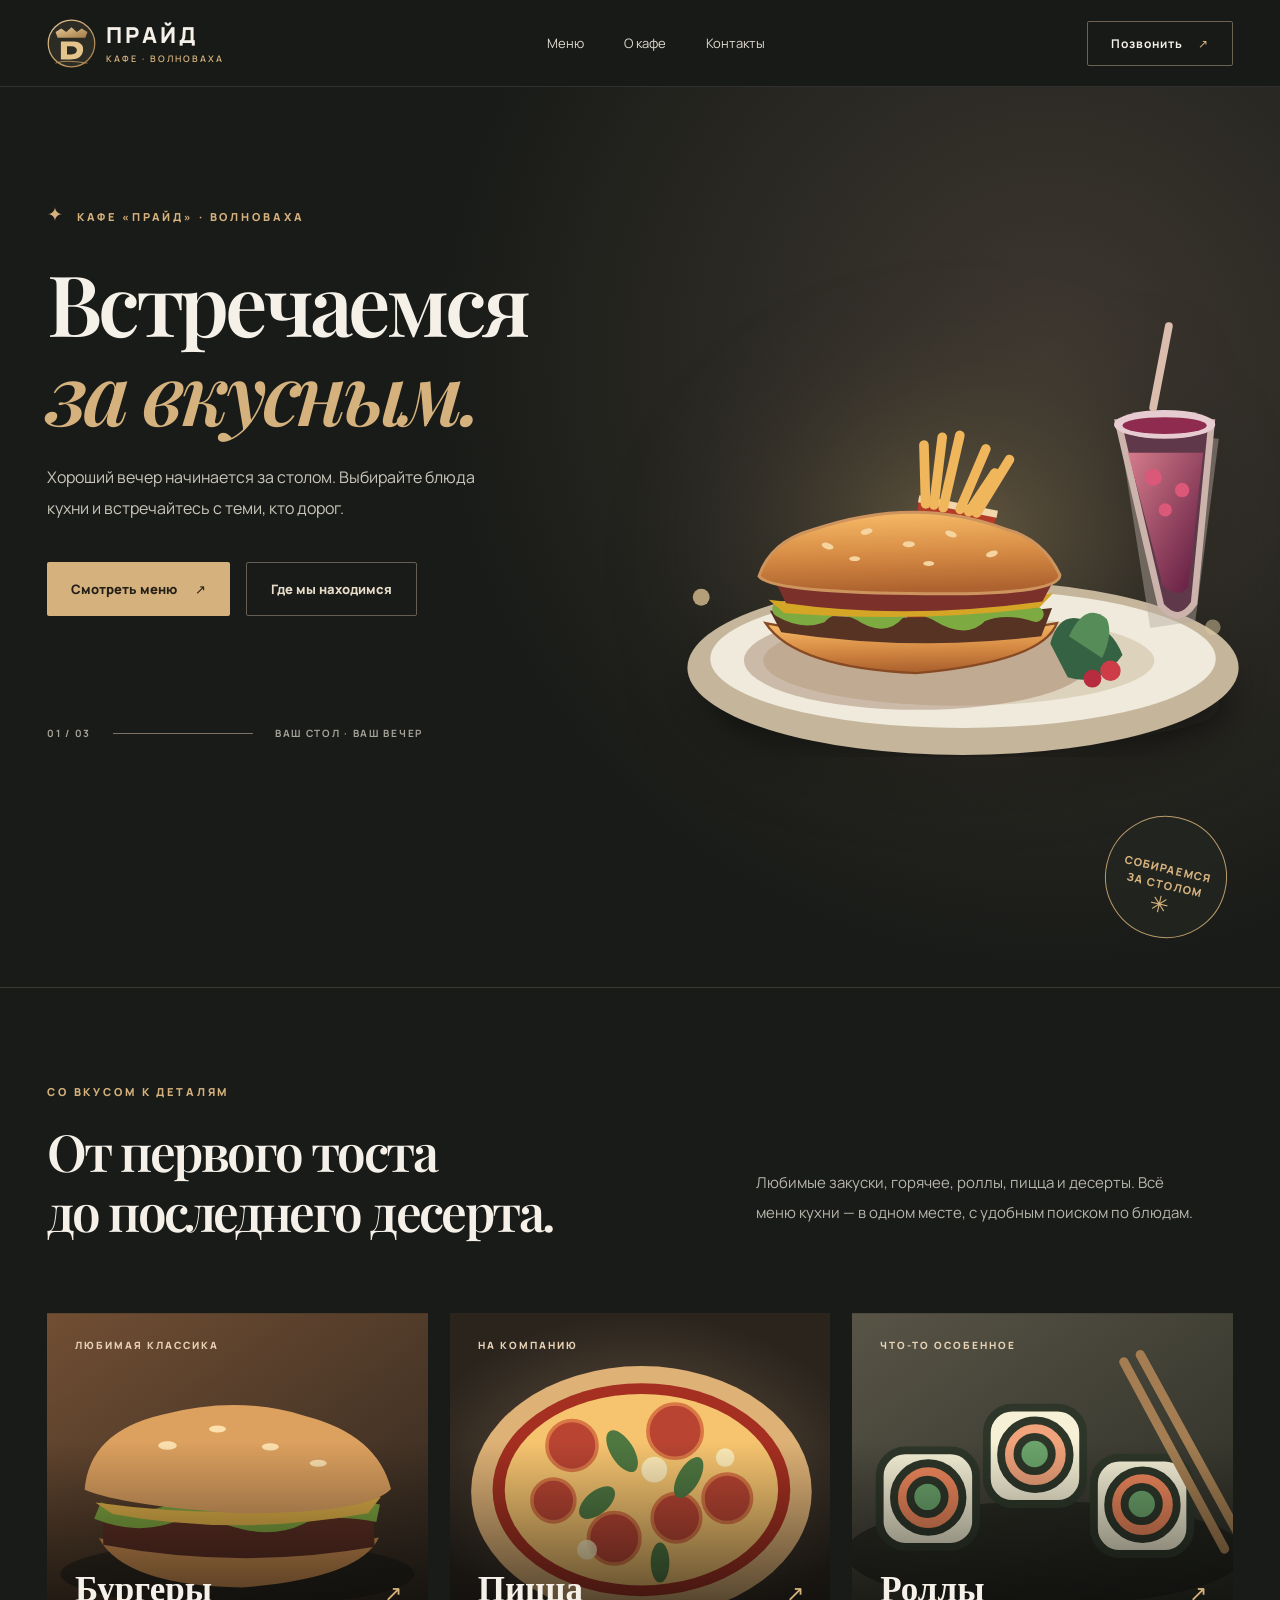
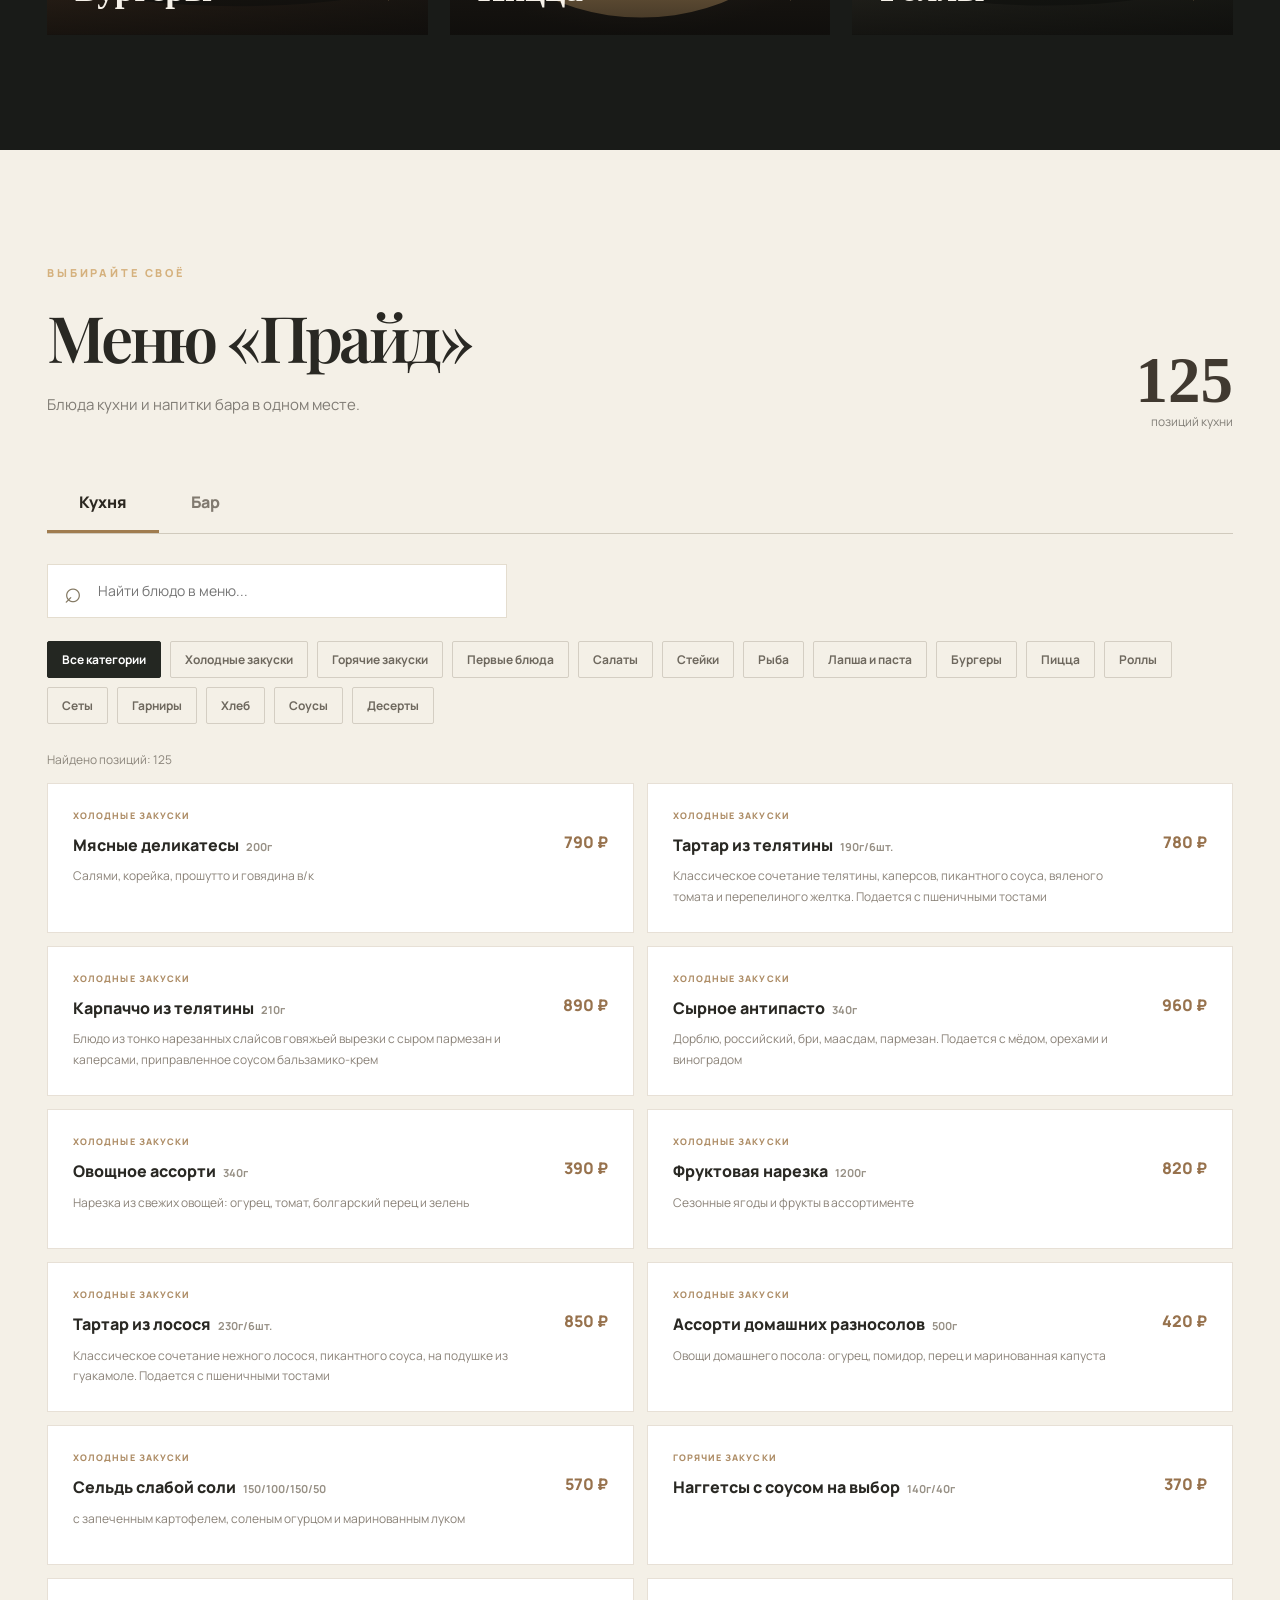
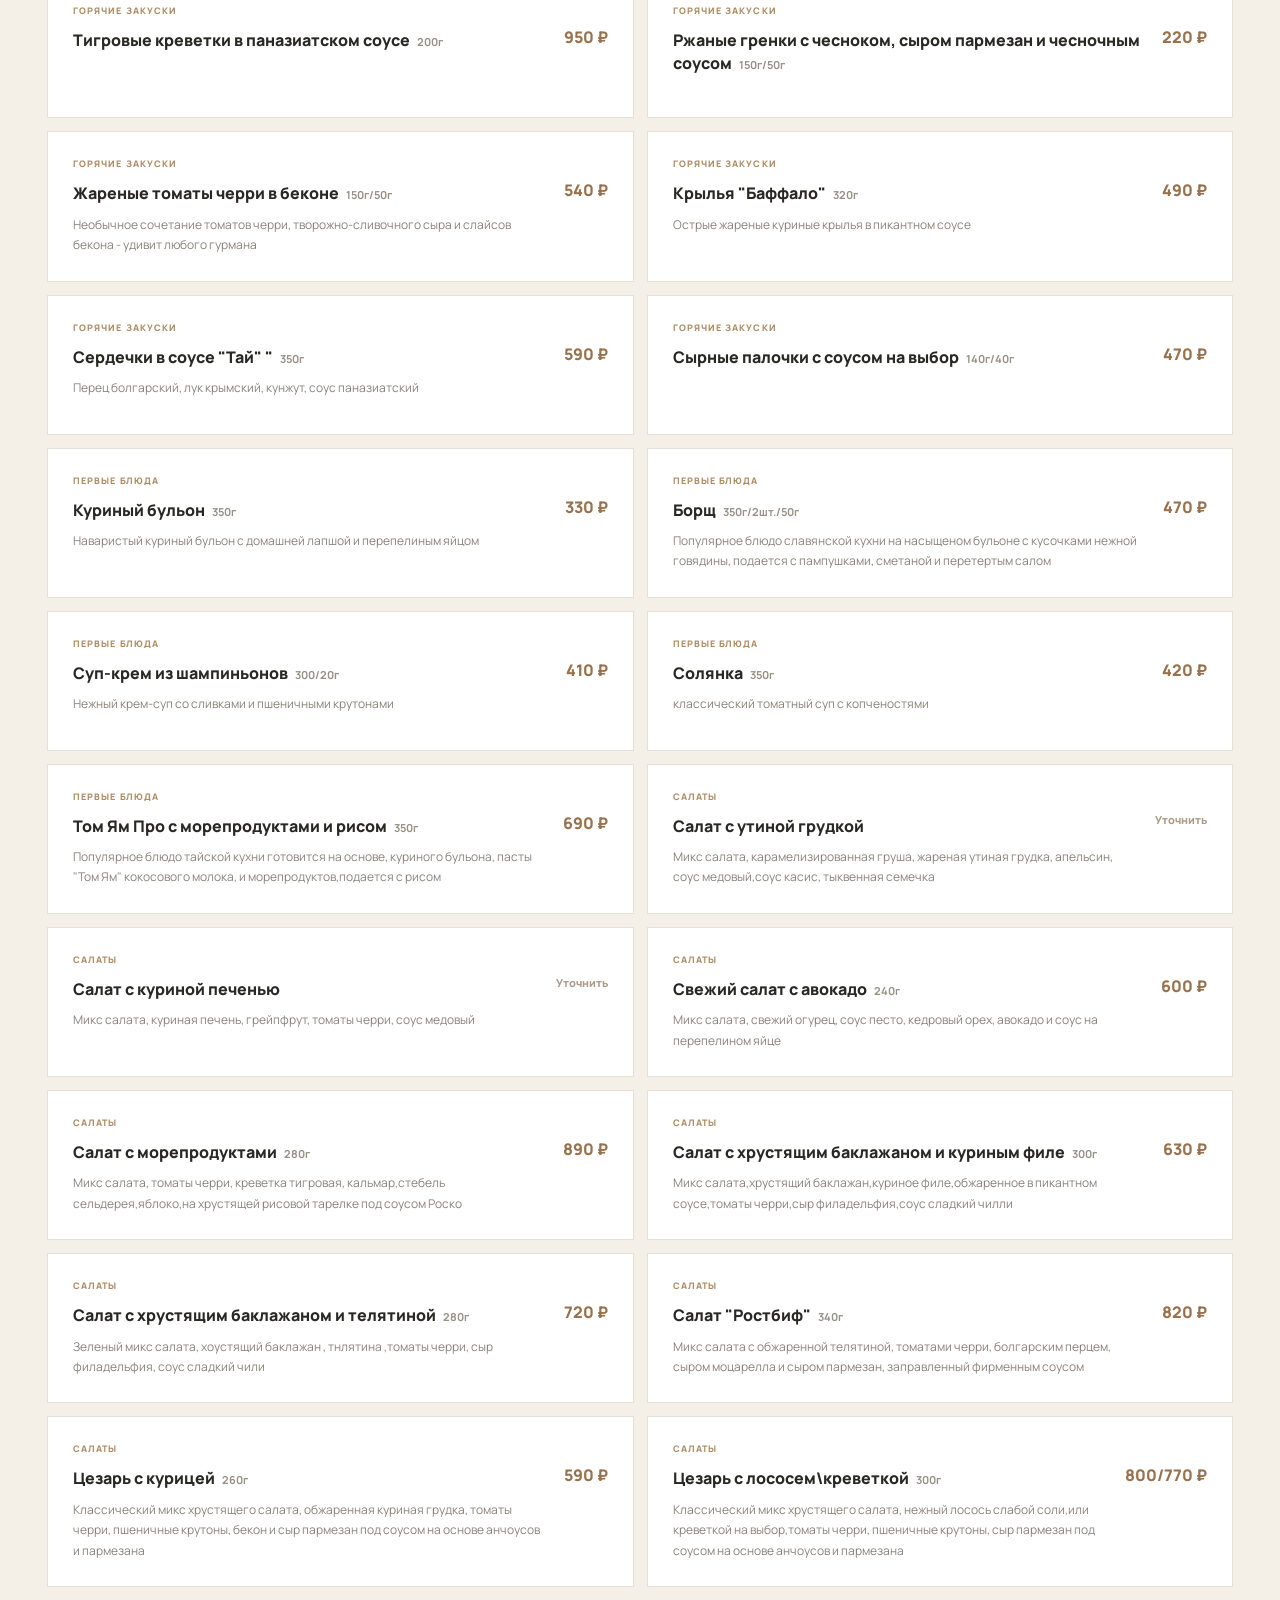
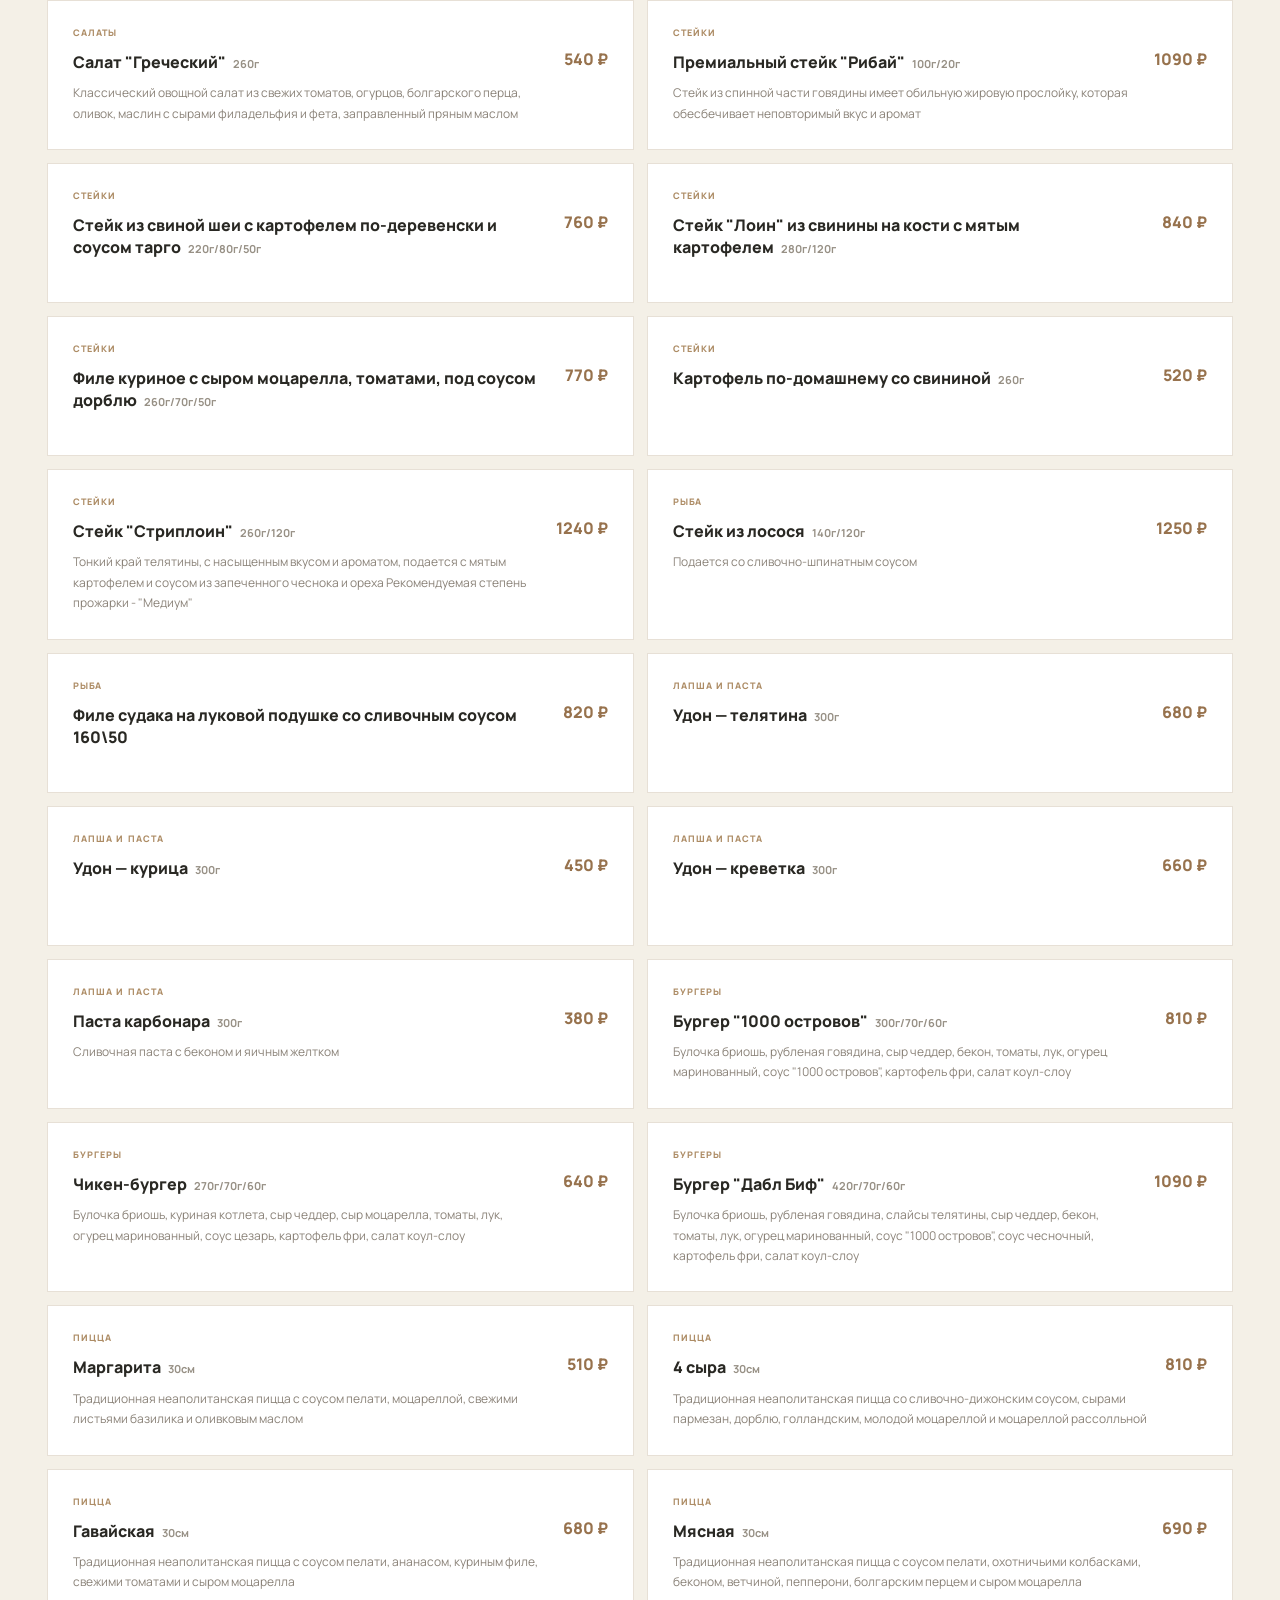
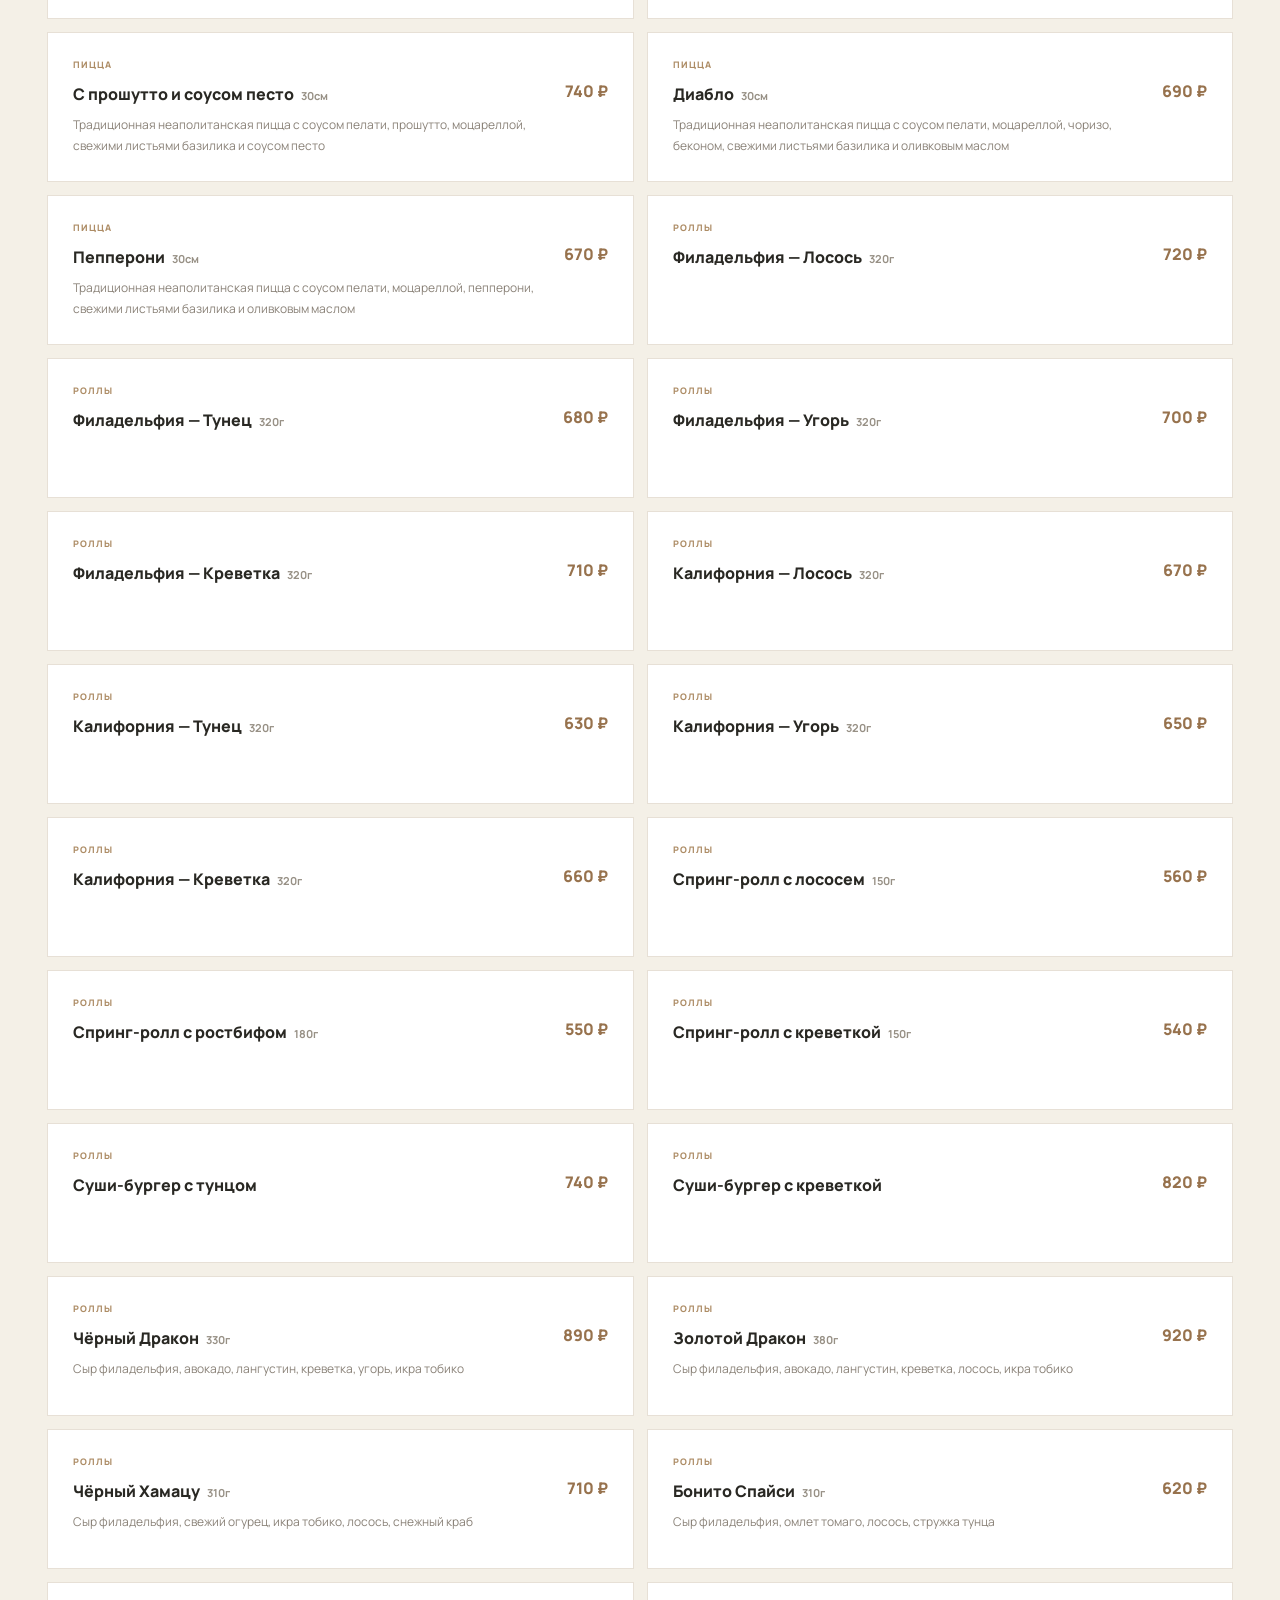
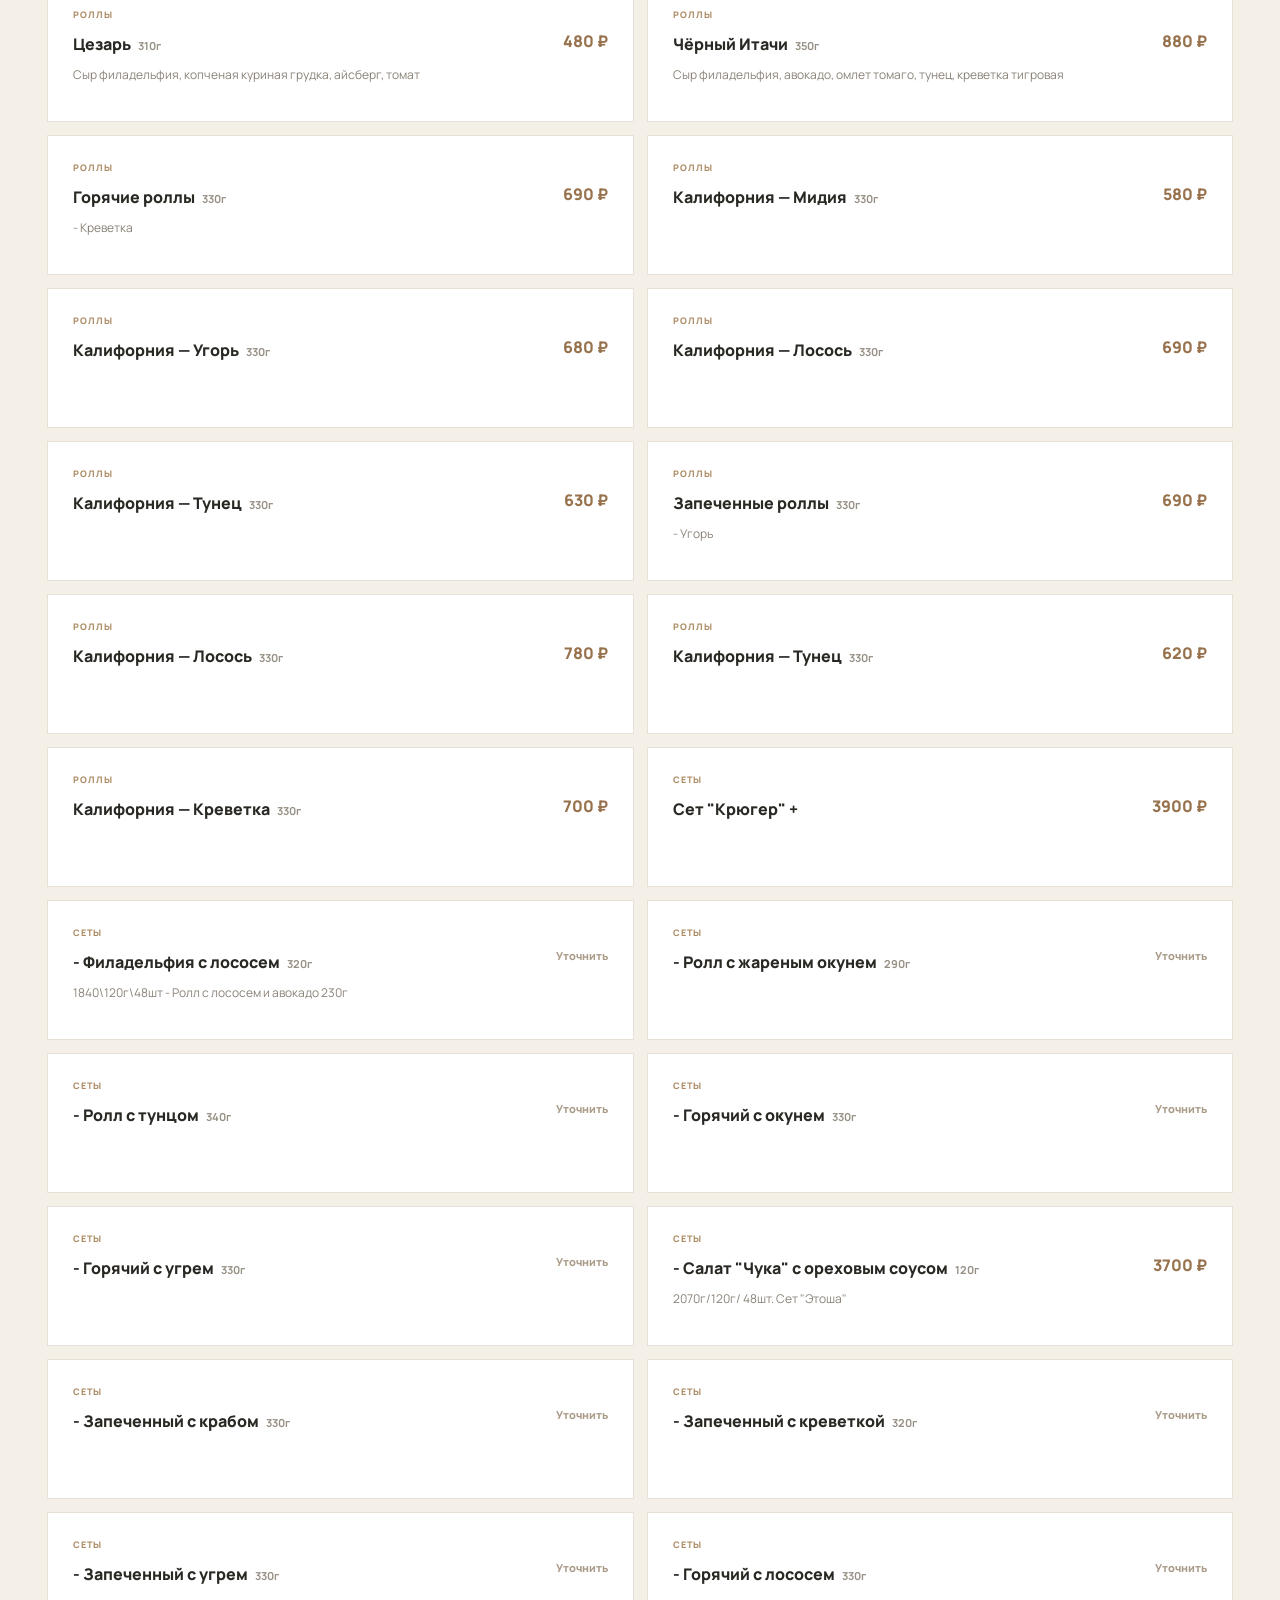
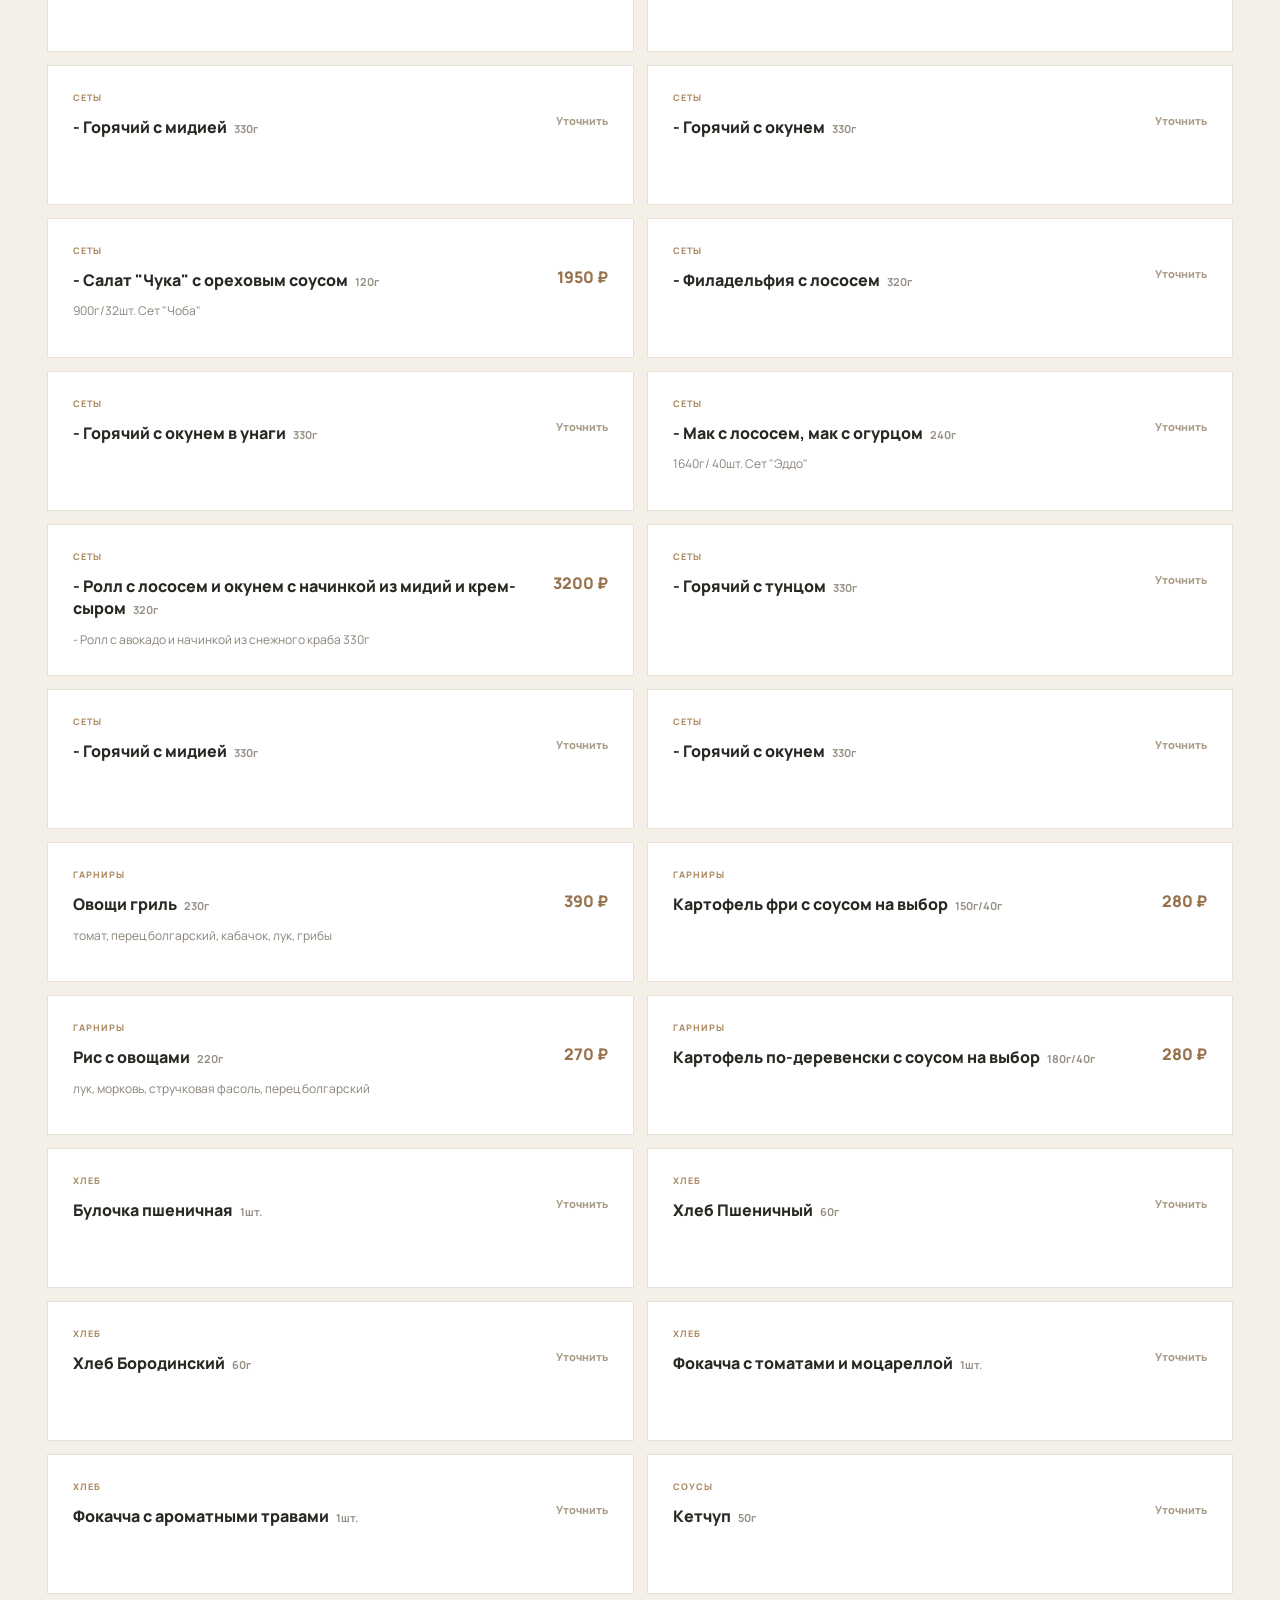
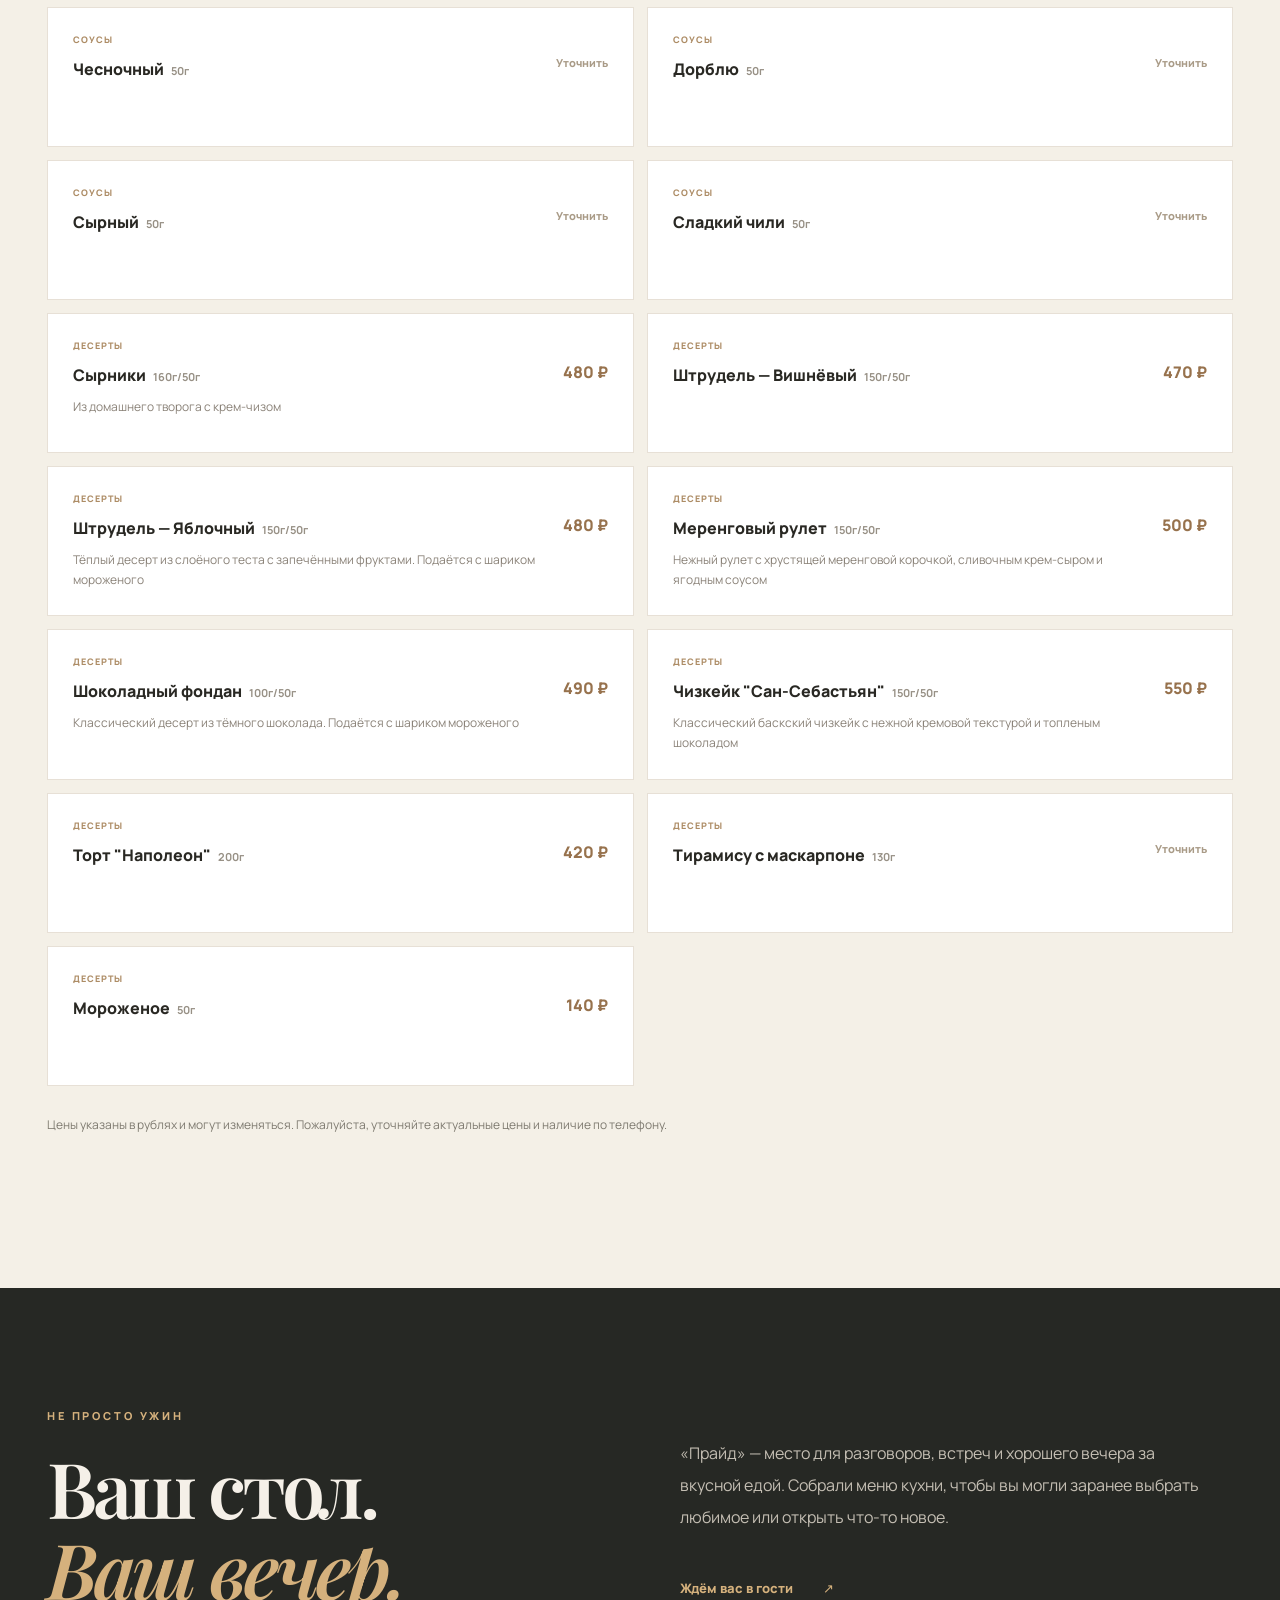
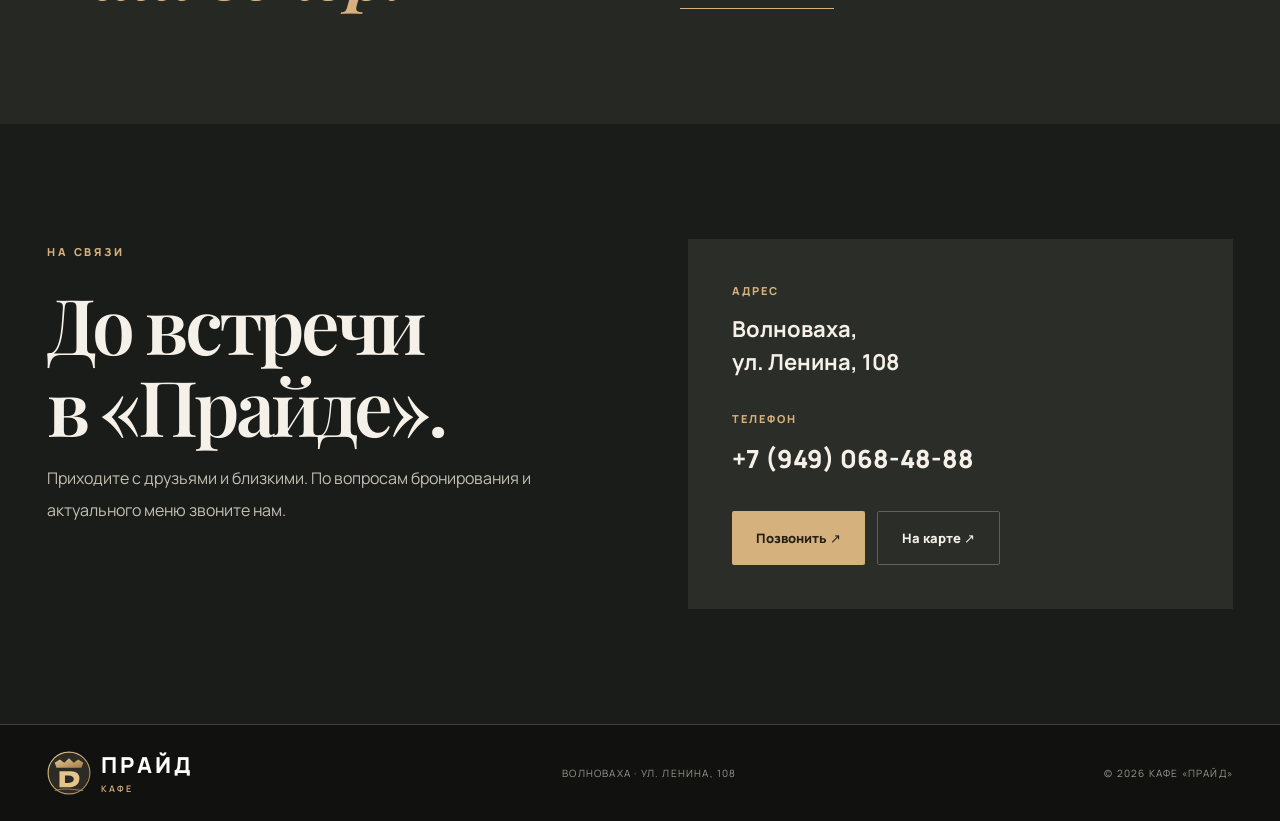
<file: index.html>
<!doctype html>
<html lang="ru">
<head>
  <meta charset="UTF-8">
  <meta name="viewport" content="width=device-width, initial-scale=1">
  <meta name="description" content="Кафе «Прайд», Волноваха: меню кухни, цены, адрес и телефон.">
  <meta name="theme-color" content="#191b18">
  <link rel="icon" href="./assets/logo.svg" type="image/svg+xml">
  <link rel="stylesheet" href="./styles.css">
  <title>Прайд — кафе в Волновахе | Меню кухни</title>
</head>
<body>
<a href="#menu" class="skip">Перейти к меню</a>
<header class="topbar">
  <div class="container header-inner">
    <a class="brand" href="#top" aria-label="Прайд — на главную"><img src="./assets/logo.svg" width="49" height="49" alt="Логотип кафе Прайд"><span>ПРАЙД <small>КАФЕ · ВОЛНОВАХА</small></span></a>
    <nav class="nav" aria-label="Основная навигация"><a href="#menu">Меню</a><a href="#about">О кафе</a><a href="#contacts">Контакты</a></nav>
    <a class="header-phone" href="tel:+79490684888">Позвонить <span aria-hidden="true">↗</span></a>
  </div>
</header>
<main id="top">
  <section class="hero">
    <div class="container hero-grid">
      <div class="hero-copy">
        <span class="eyebrow"><span class="sparkle">✦</span> КАФЕ «ПРАЙД» · ВОЛНОВАХА</span>
        <h1>Встречаемся<br><em>за вкусным.</em></h1>
        <p>Хороший вечер начинается за столом. Выбирайте блюда кухни и встречайтесь с теми, кто дорог.</p>
        <div class="hero-actions"><a class="btn btn-primary" href="#menu">Смотреть меню <span>↗</span></a><a class="btn btn-ghost" href="#contacts">Где мы находимся</a></div>
        <div class="hero-bottom"><span>01 / 03</span><span class="line"></span><span>ВАШ СТОЛ · ВАШ ВЕЧЕР</span></div>
      </div>
      <div class="hero-art"><img src="./assets/hero.svg" alt="Иллюстрация: бургер, картофель фри, зелень и ягодный напиток за столом кафе" width="1100" height="900"><span class="hero-stamp">СОБИРАЕМСЯ<br>ЗА СТОЛОМ <b>✳</b></span></div>
    </div>
  </section>
  <section class="welcome container">
    <div><span class="eyebrow">СО ВКУСОМ К ДЕТАЛЯМ</span><h2>От первого тоста<br>до последнего десерта.</h2></div>
    <p>Любимые закуски, горячее, роллы, пицца и десерты. Всё меню кухни — в одном месте, с удобным поиском по блюдам.</p>
  </section>
  <section class="highlights container" aria-label="Популярные разделы">
    <a href="#menu" data-feature="Бургеры" class="feature"><img src="./assets/burger.svg" alt="Иллюстрация бургера"><span class="feature-label">ЛЮБИМАЯ КЛАССИКА</span><strong>Бургеры</strong><span class="feature-arrow">↗</span></a>
    <a href="#menu" data-feature="Пицца" class="feature"><img src="./assets/pizza.svg" alt="Иллюстрация пиццы"><span class="feature-label">НА КОМПАНИЮ</span><strong>Пицца</strong><span class="feature-arrow">↗</span></a>
    <a href="#menu" data-feature="Роллы" class="feature"><img src="./assets/rolls.svg" alt="Иллюстрация роллов"><span class="feature-label">ЧТО-ТО ОСОБЕННОЕ</span><strong>Роллы</strong><span class="feature-arrow">↗</span></a>
  </section>
  <section class="menu-section" id="menu">
    <div class="container">
      <div class="menu-heading"><div><span class="eyebrow">ВЫБИРАЙТЕ СВОЁ</span><h2>Меню «Прайд»</h2><p>Блюда кухни и напитки бара в одном месте.</p></div><div class="menu-count"><b id="total-count">125</b><span>позиций кухни</span></div></div>
      <div class="menu-tabs" role="tablist" aria-label="Раздел меню">
        <button id="tab-kitchen" role="tab" aria-selected="true" class="selected">Кухня</button><button id="tab-bar" role="tab" aria-selected="false">Бар</button>
      </div>
      <div id="kitchen">
        <div class="toolbar"><label class="search"><span aria-hidden="true">⌕</span><input id="search" type="search" placeholder="Найти блюдо в меню..." aria-label="Поиск по меню"></label><button id="clear" type="button" class="clear" hidden>Сбросить</button></div>
        <div id="categories" class="categories" aria-label="Фильтр категорий"></div>
        <p class="results" id="results" aria-live="polite"></p>
        <div id="dishes" class="dishes"></div>
        <p class="menu-footnote">Цены указаны в рублях и могут изменяться. Пожалуйста, уточняйте актуальные цены и наличие по телефону.</p>
      </div>
      <div id="bar" class="bar-empty" hidden><div class="bar-icon">✦</div><h3>Меню бара</h3><p>Подробный ассортимент напитков и актуальные цены уточняйте у сотрудников кафе.</p><a class="btn btn-primary" href="tel:+79490684888">Уточнить по телефону ↗</a></div>
    </div>
  </section>
  <section class="about-section" id="about"><div class="container about-grid"><div><span class="eyebrow">НЕ ПРОСТО УЖИН</span><h2>Ваш стол.<br><em>Ваш вечер.</em></h2></div><div><p>«Прайд» — место для разговоров, встреч и хорошего вечера за вкусной едой. Собрали меню кухни, чтобы вы могли заранее выбрать любимое или открыть что-то новое.</p><a class="inline-link" href="#contacts">Ждём вас в гости <span>↗</span></a></div></div></section>
  <section class="contact-section" id="contacts"><div class="container contact-grid"><div><span class="eyebrow">НА СВЯЗИ</span><h2>До встречи<br>в «Прайде».</h2><p>Приходите с друзьями и близкими. По вопросам бронирования и актуального меню звоните нам.</p></div><div class="contact-card"><span>АДРЕС</span><strong>Волноваха,<br>ул. Ленина, 108</strong><span>ТЕЛЕФОН</span><a class="phone-big" href="tel:+79490684888">+7 (949) 068-48-88</a><div class="contact-actions"><a href="tel:+79490684888" class="btn btn-primary">Позвонить ↗</a><a href="https://yandex.ru/maps/?text=%D0%92%D0%BE%D0%BB%D0%BD%D0%BE%D0%B2%D0%B0%D1%85%D0%B0%20%D1%83%D0%BB%D0%B8%D1%86%D0%B0%20%D0%9B%D0%B5%D0%BD%D0%B8%D0%BD%D0%B0%20108" class="btn btn-outline" target="_blank" rel="noopener noreferrer">На карте ↗</a></div></div></div></section>
</main>
<footer><div class="container footer-inner"><a class="brand" href="#top"><img src="./assets/logo.svg" width="44" height="44" alt=""><span>ПРАЙД<small>КАФЕ</small></span></a><span>ВОЛНОВАХА · УЛ. ЛЕНИНА, 108</span><span>© <span id="year"></span> КАФЕ «ПРАЙД»</span></div></footer>
<script src="./app.js" defer></script>
</body></html>
</file>
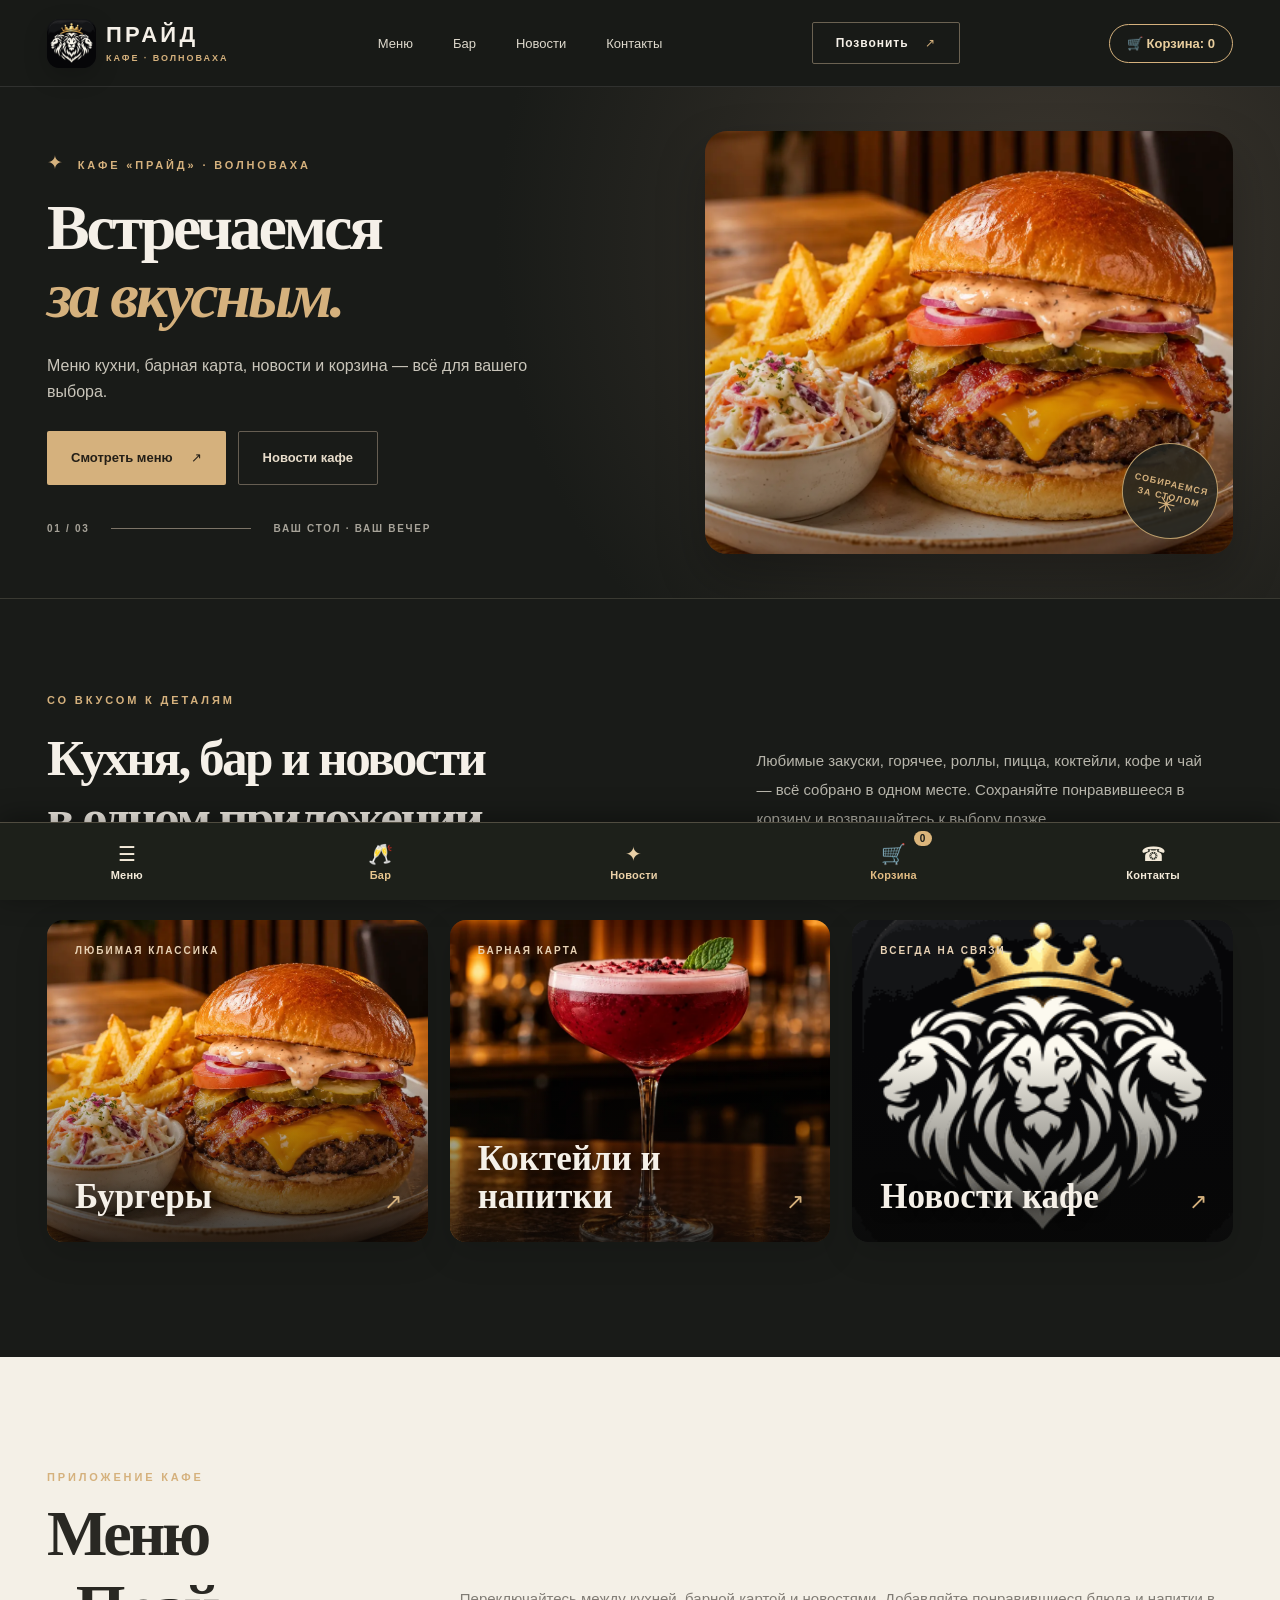
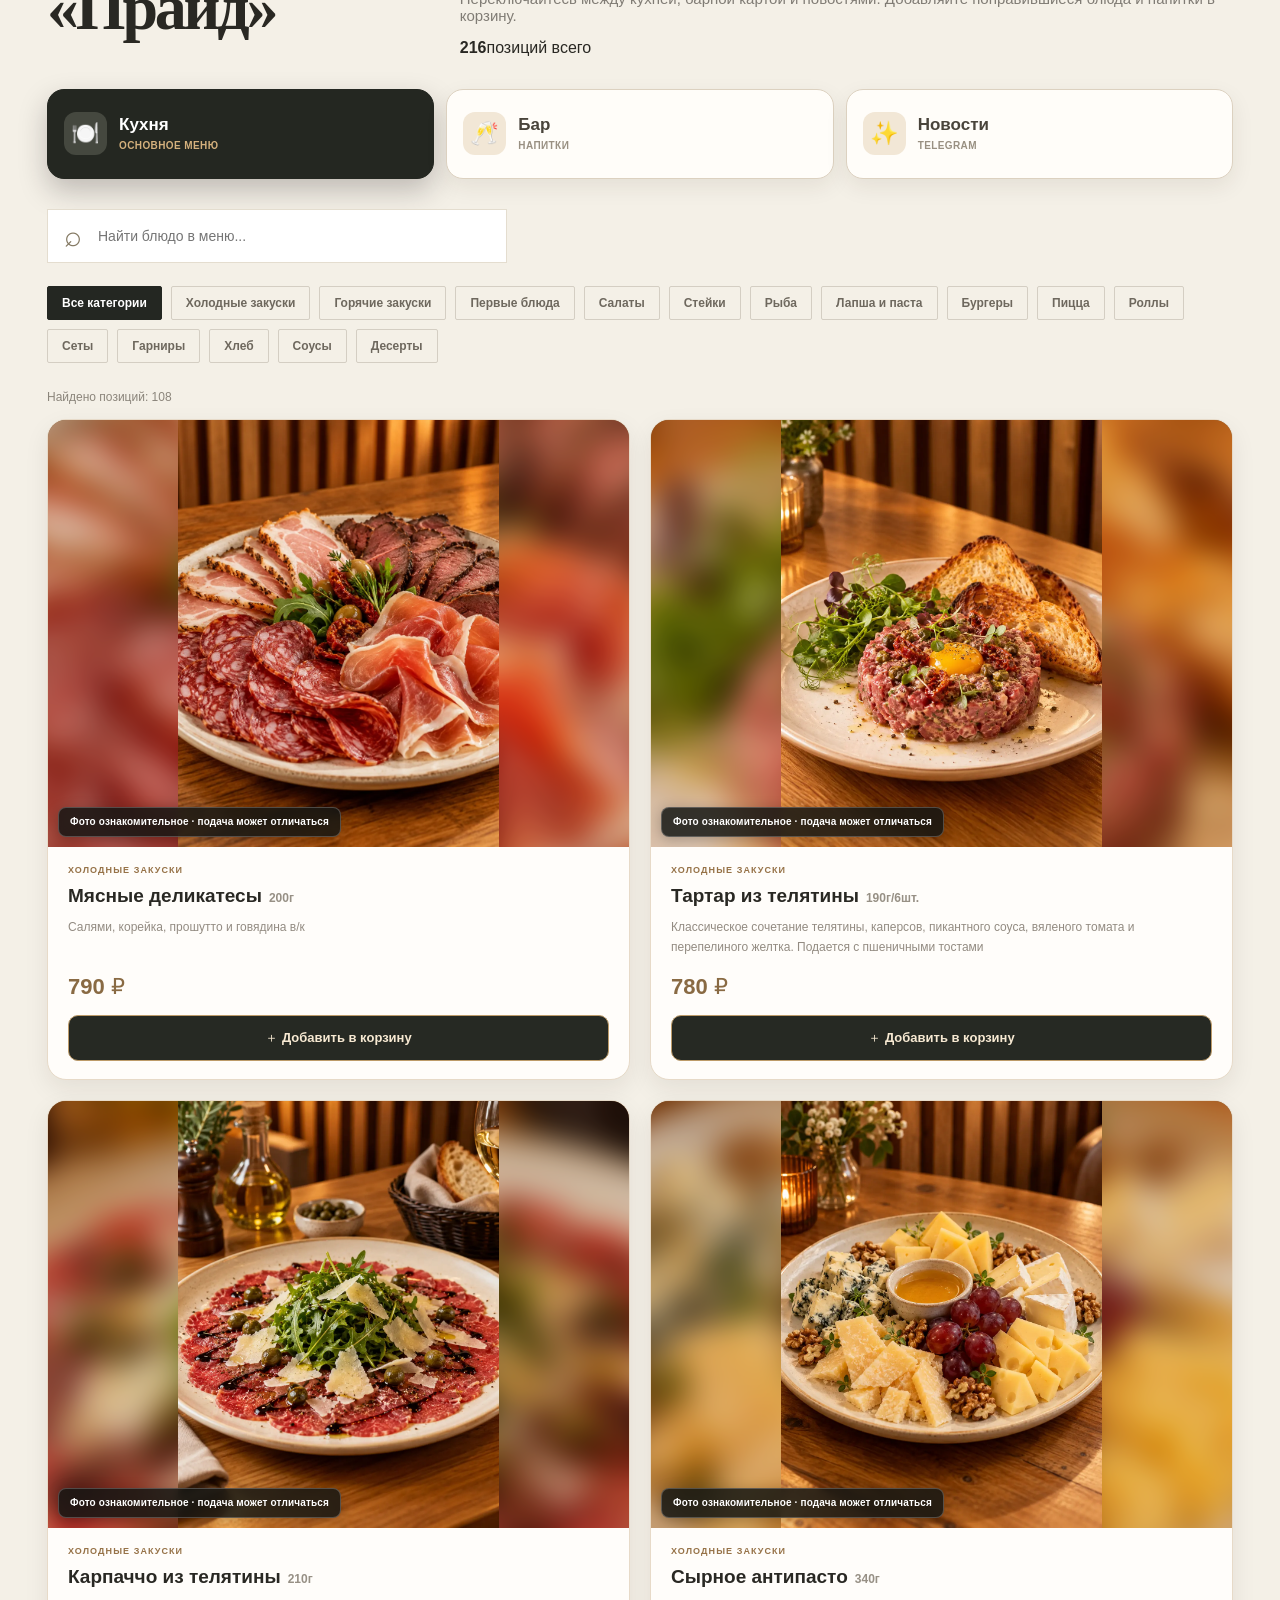
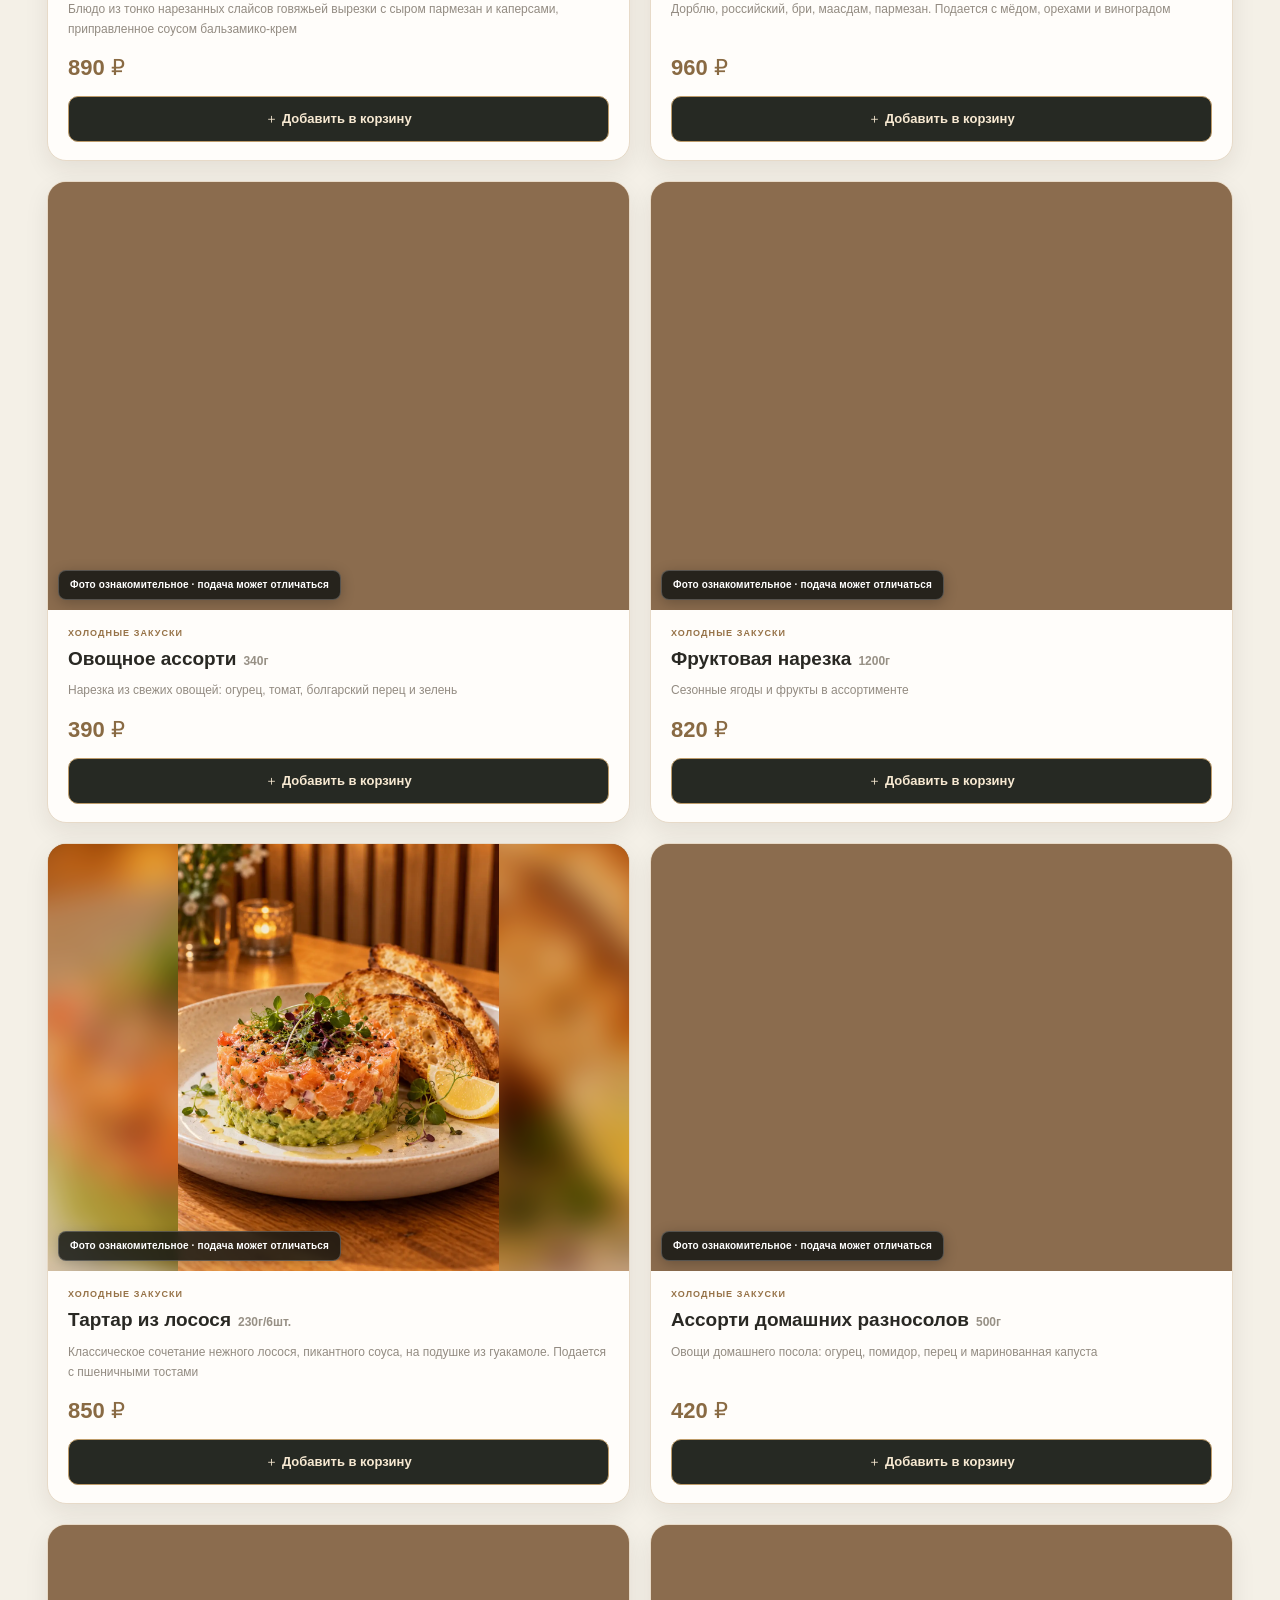
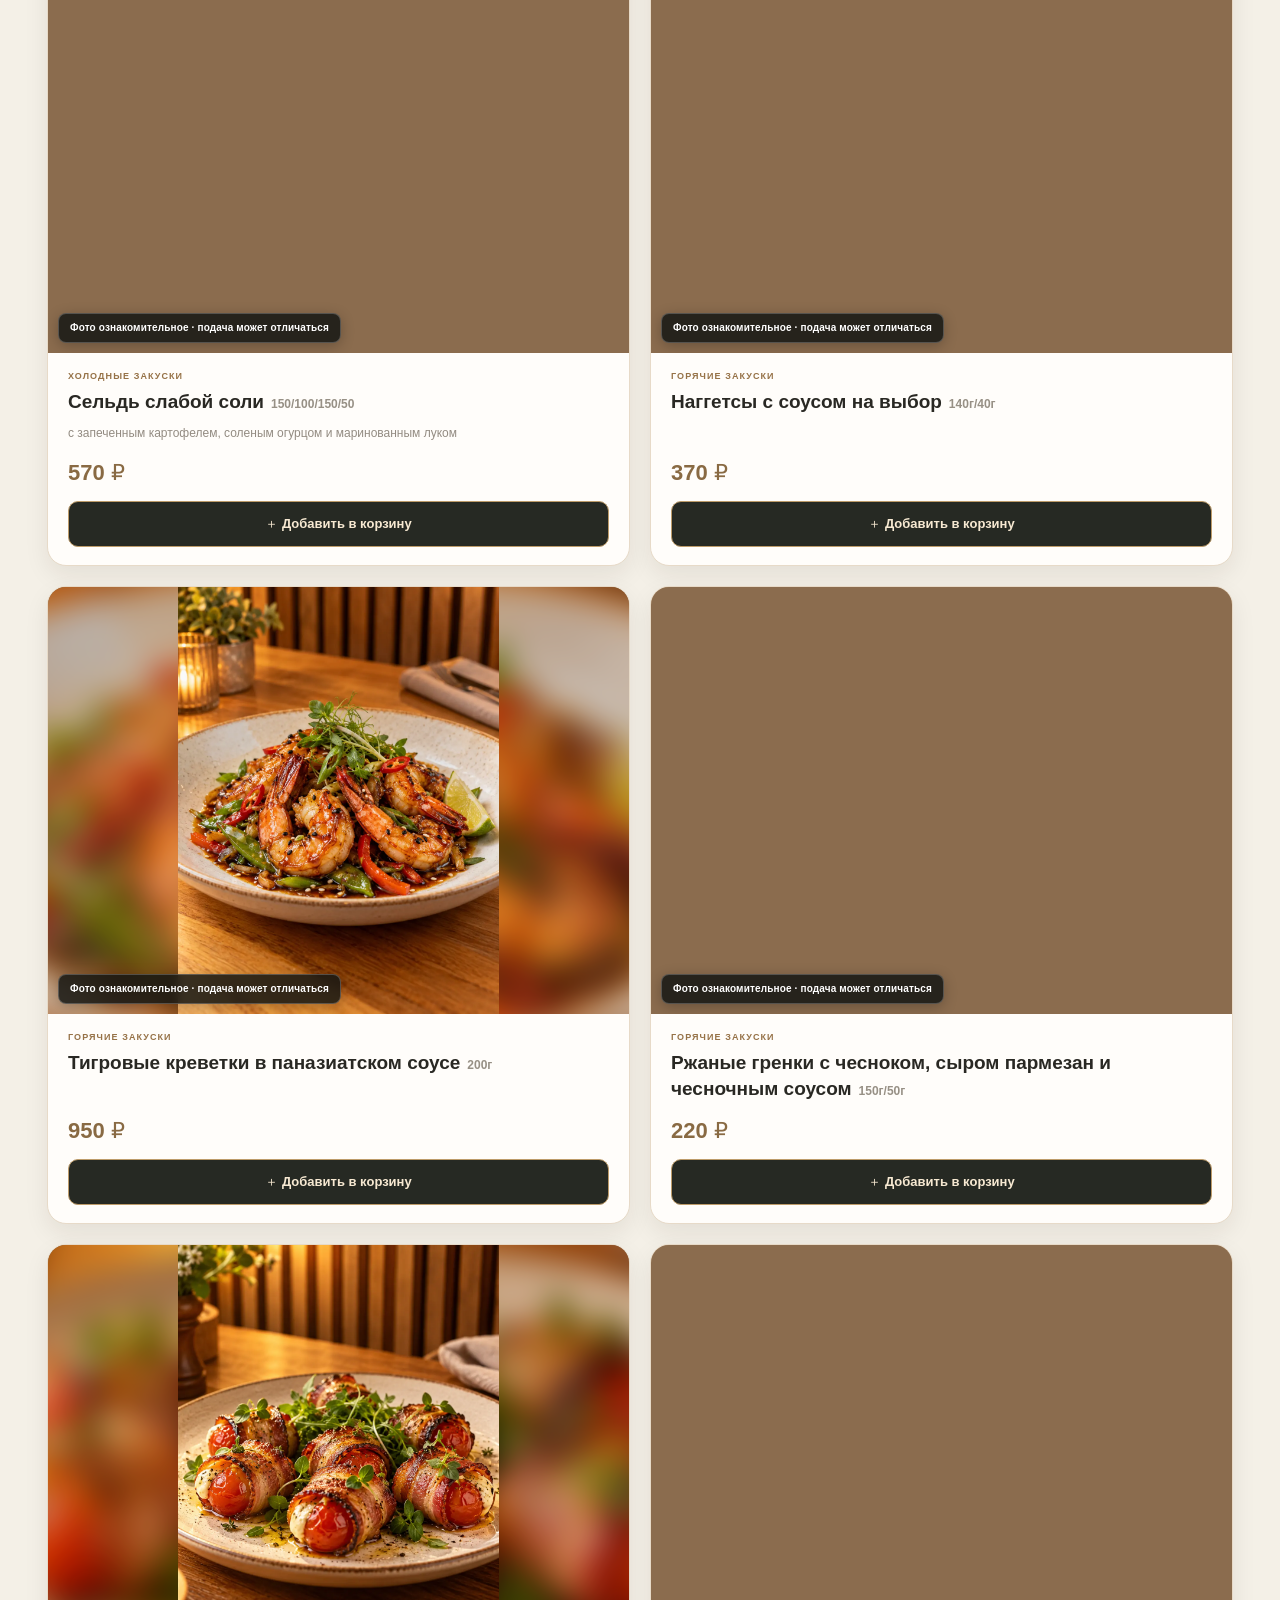
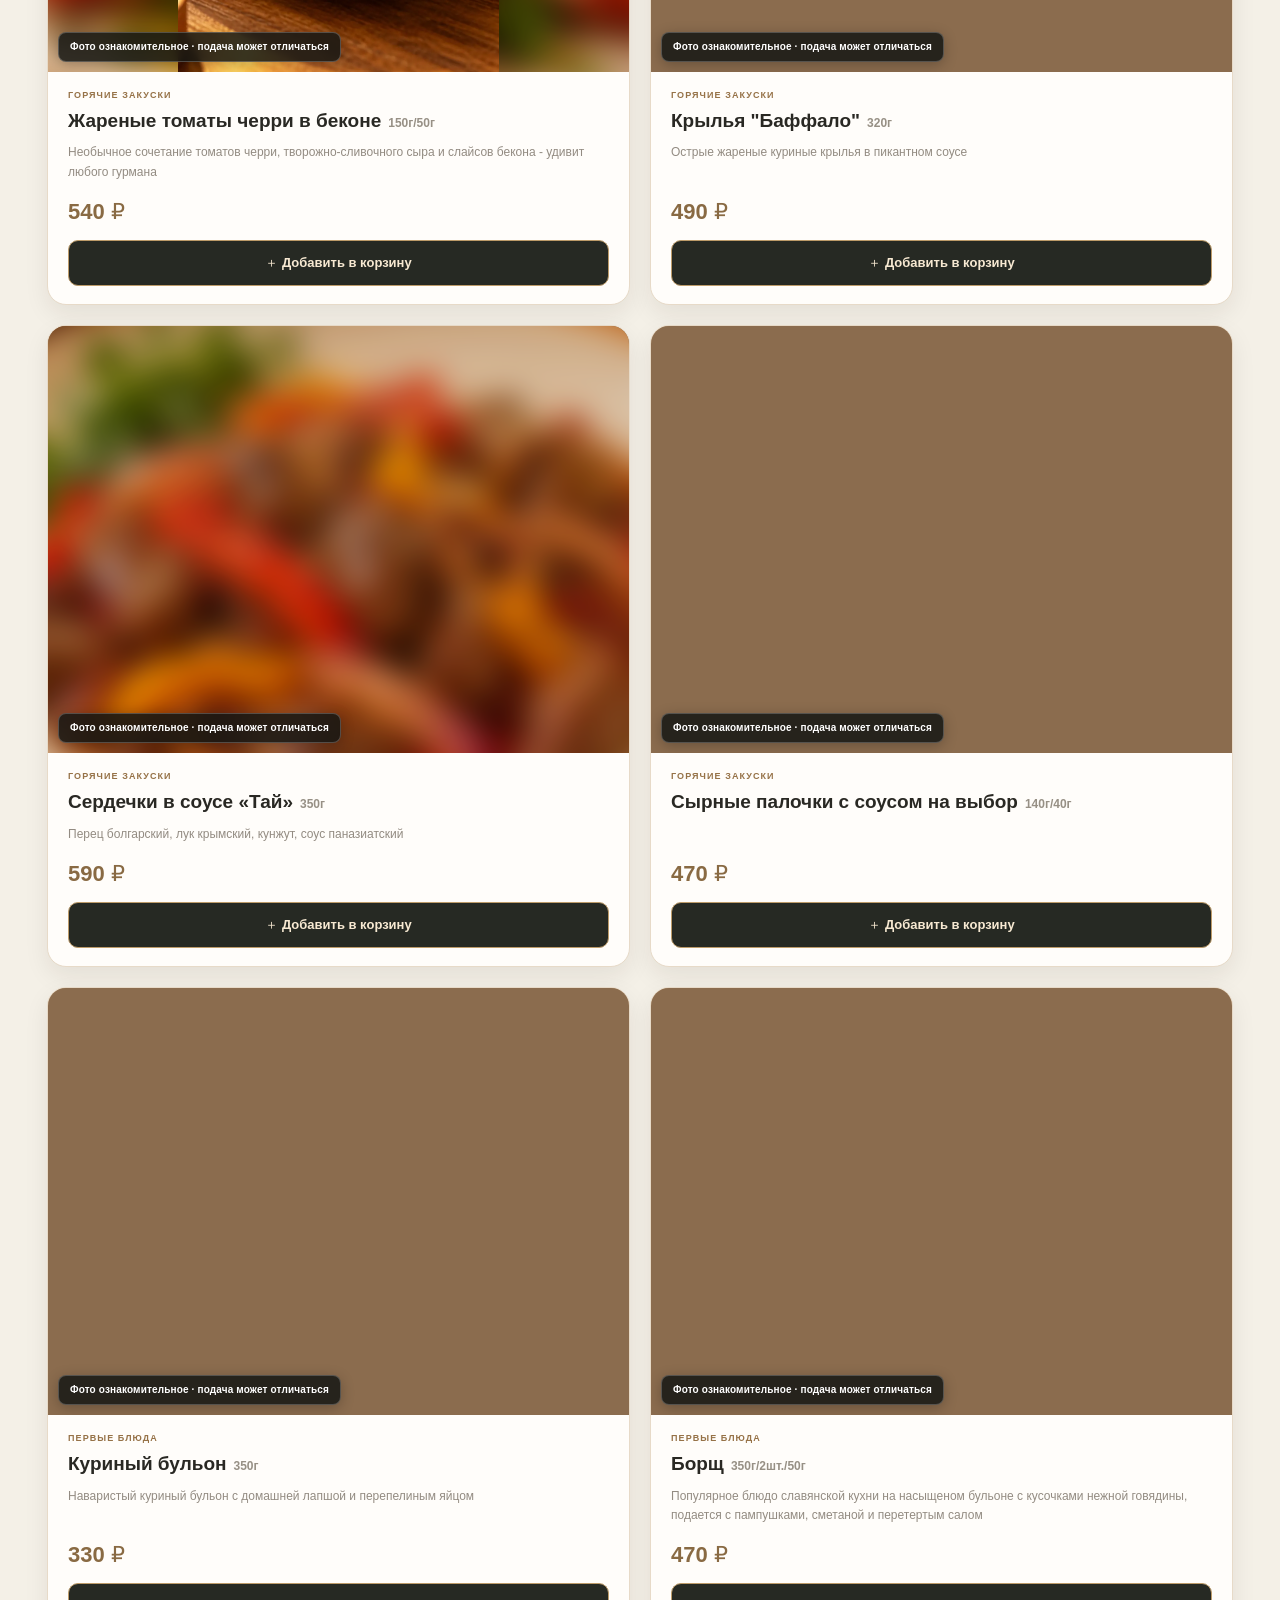
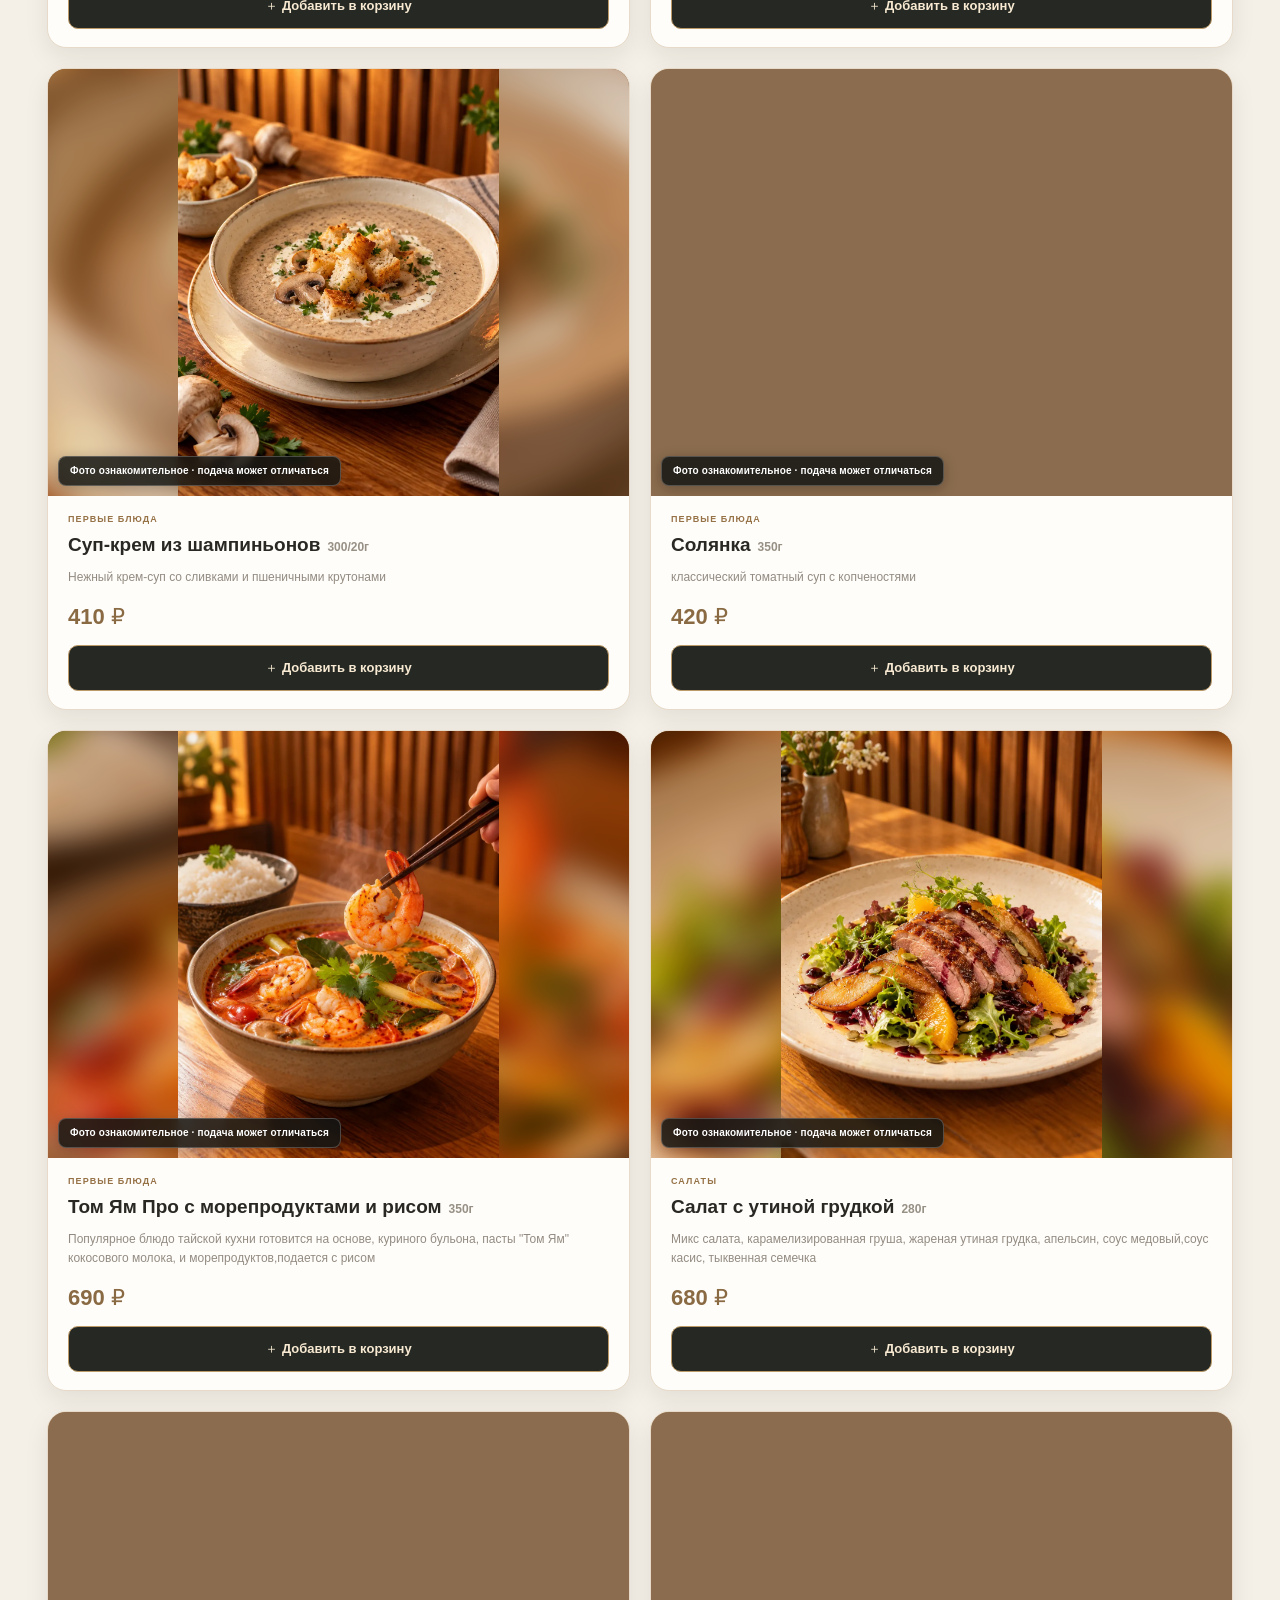
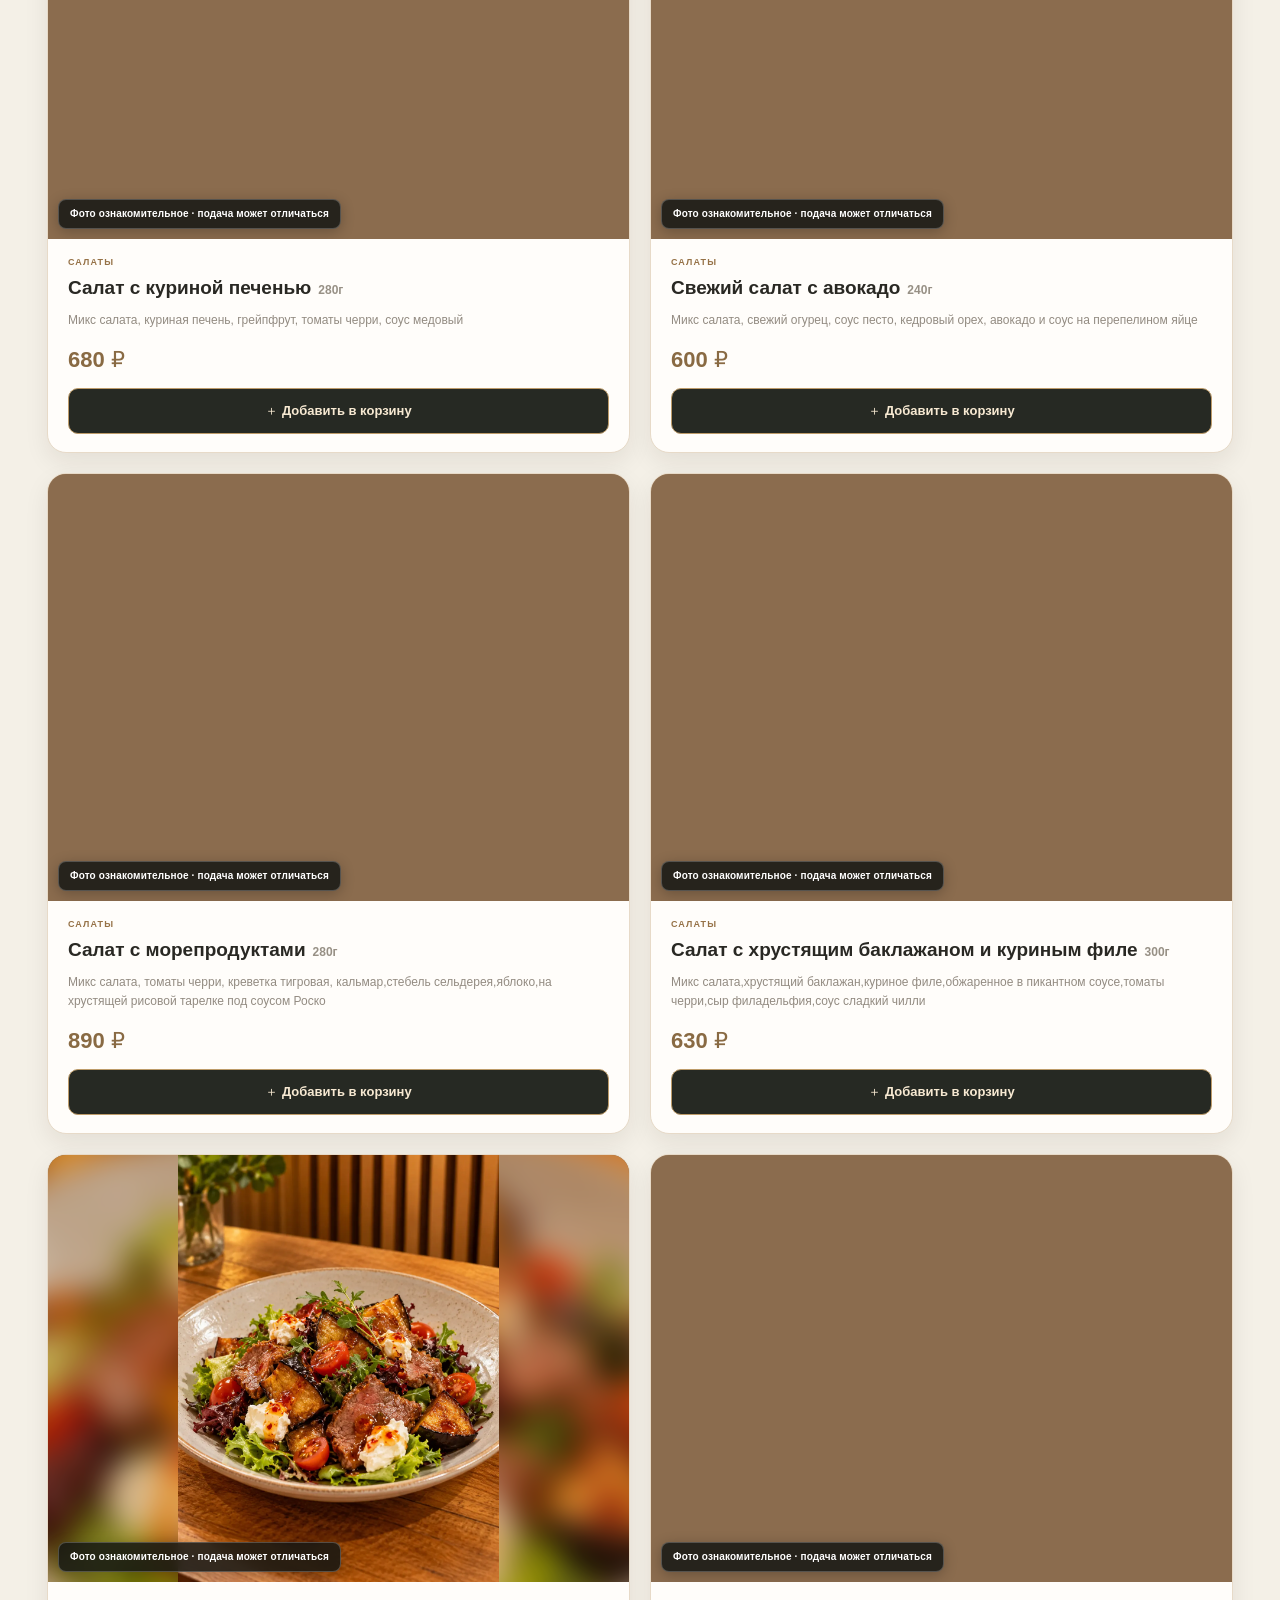
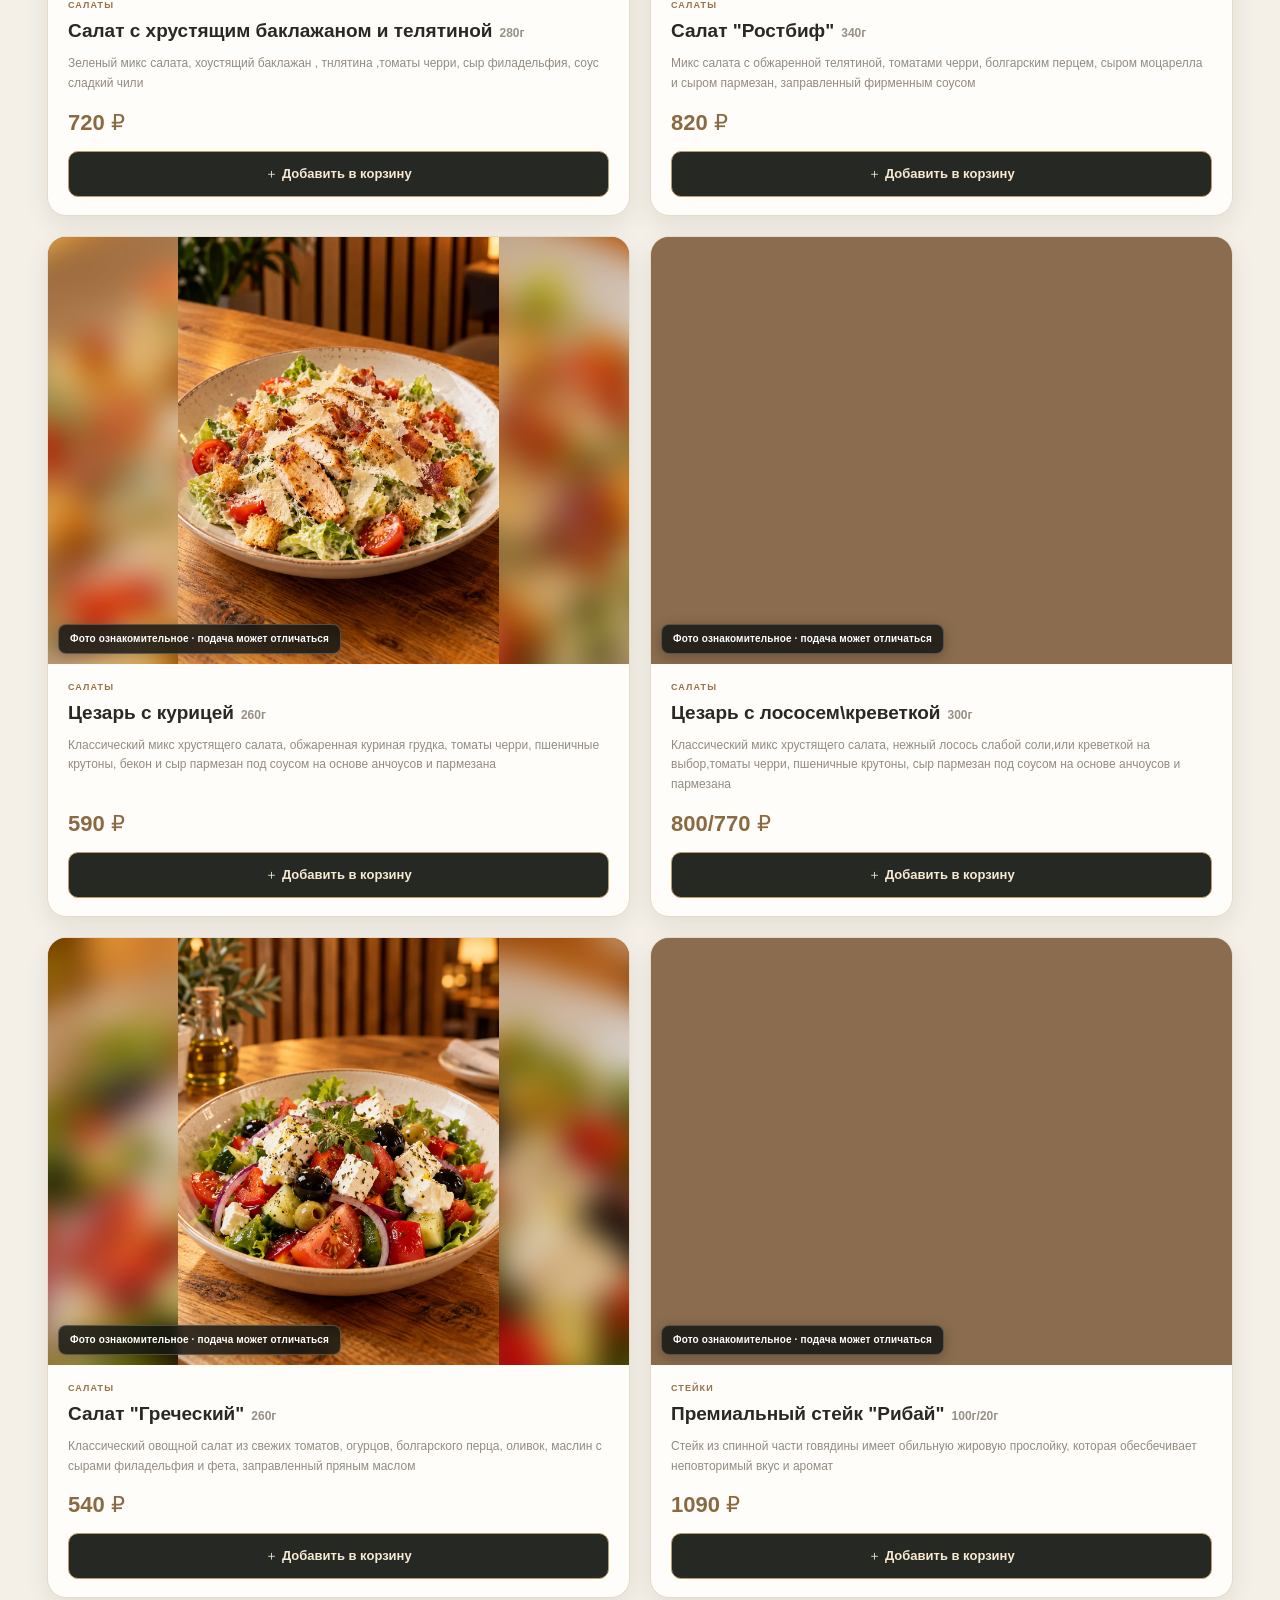
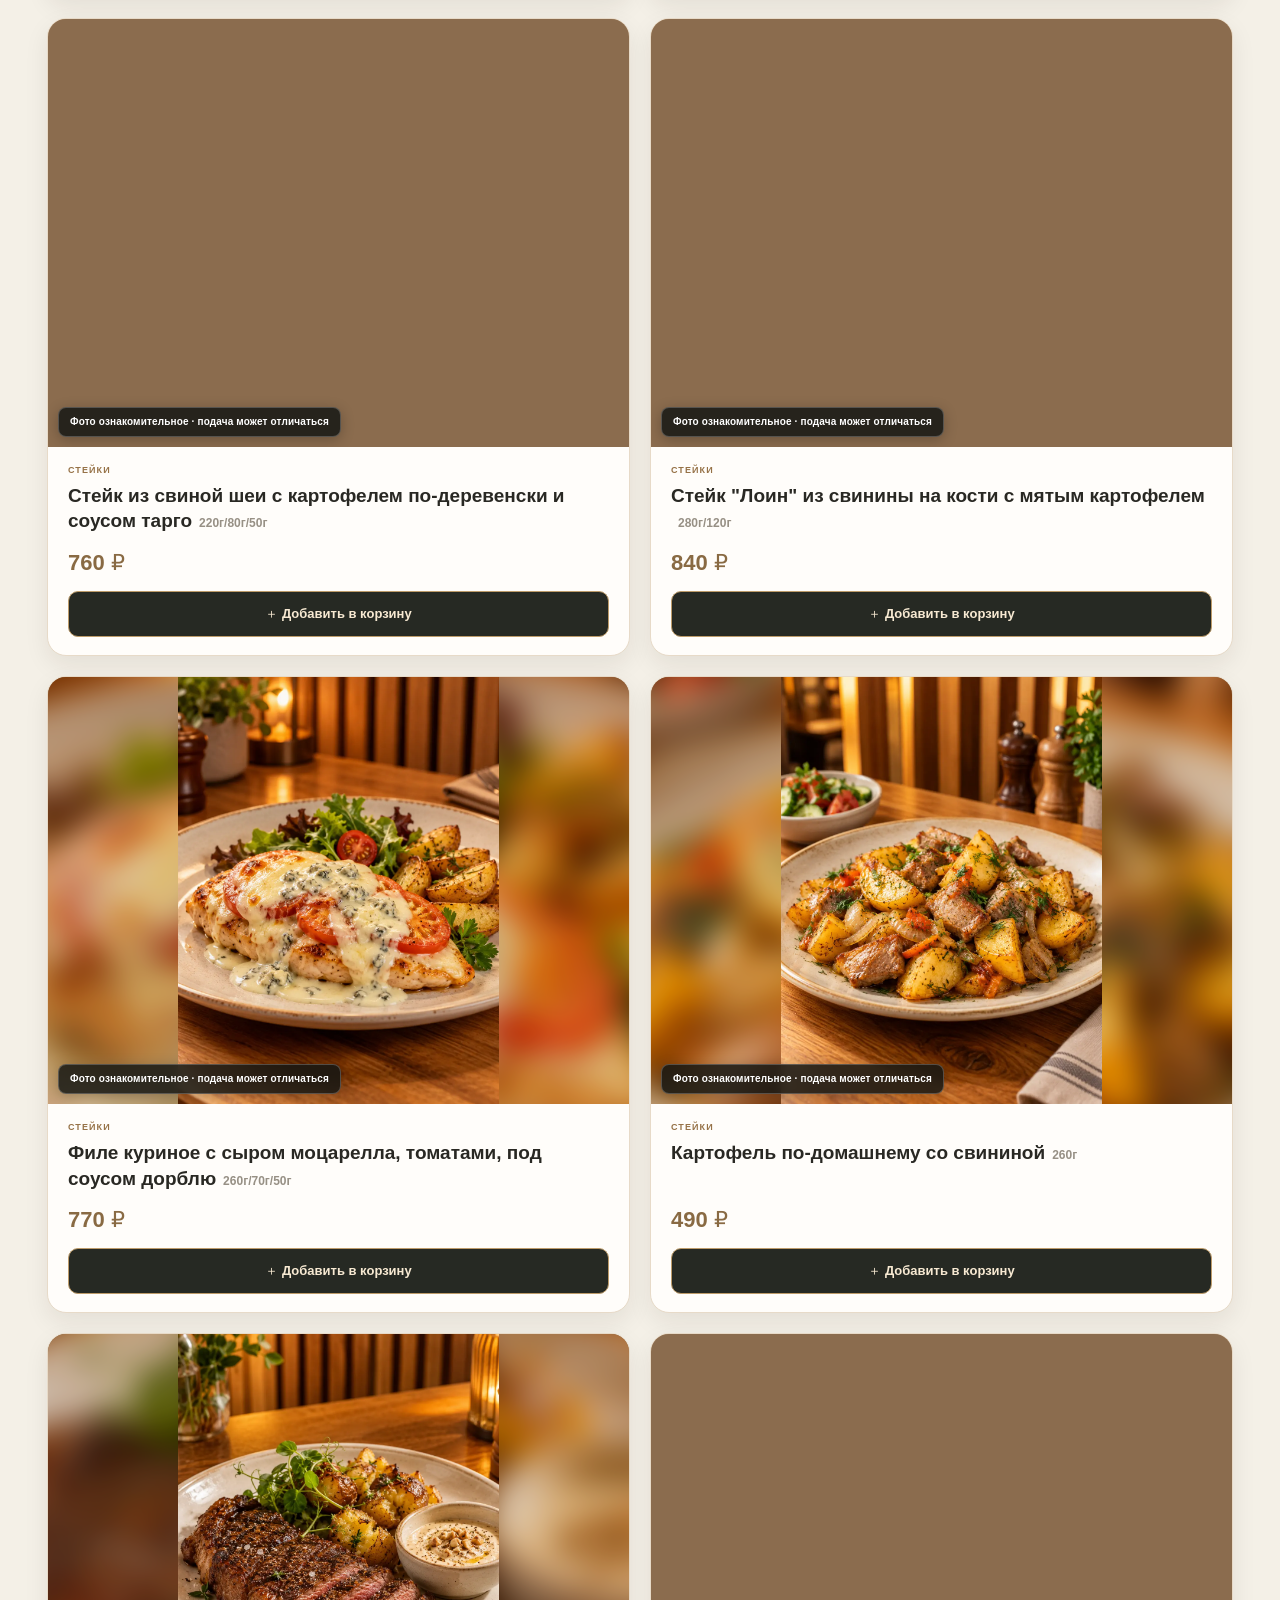
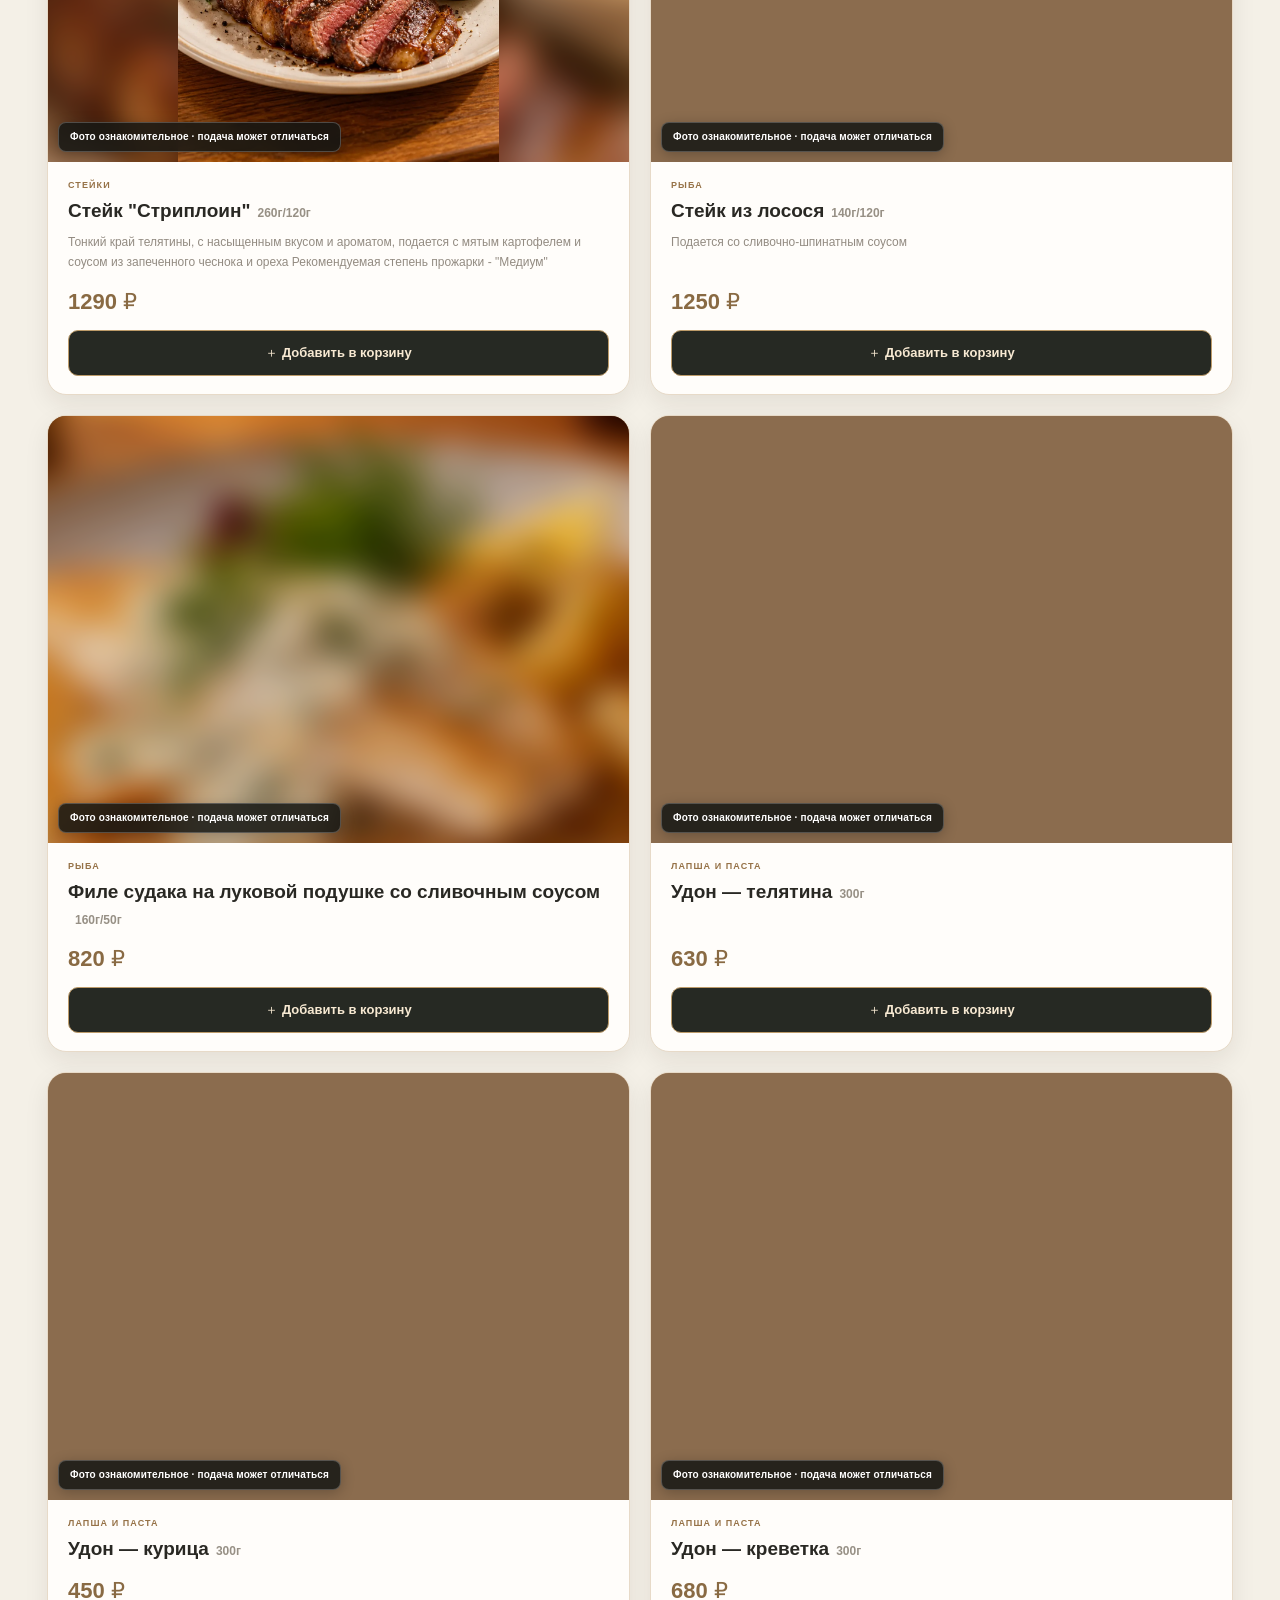
<file: android/app/src/main/assets/site/index.html>
<!doctype html>
<html lang="ru">
<head>
  <meta charset="UTF-8">
  <meta name="viewport" content="width=device-width, initial-scale=1">
  <meta name="description" content="Кафе «Прайд», Волноваха: меню кухни, бара, новости, адрес и телефон.">
  <meta name="theme-color" content="#191b18">
  <link rel="icon" href="./assets/pride-brand.png" type="image/png">
  <link rel="stylesheet" href="./styles.css">
  <link rel="stylesheet" href="./cart.css">
  <link rel="stylesheet" href="./enhancements.css">
  <link rel="stylesheet" href="./refinements.css">
  <link rel="stylesheet" href="./layout-fixes.css">
  <title>Прайд — кафе в Волновахе | Меню, бар и новости</title>
</head>
<body>
<a href="#menu" class="skip">Перейти к меню</a>
<header class="topbar">
  <div class="container header-inner">
    <a class="brand" href="#top" aria-label="Прайд — на главную"><img src="./assets/pride-brand.png" width="49" height="49" alt="Логотип кафе Прайд"><span>ПРАЙД <small>КАФЕ · ВОЛНОВАХА</small></span></a>
    <nav class="nav" aria-label="Основная навигация"><a href="#menu" data-pride-tab="kitchen">Меню</a><a href="#menu" data-pride-tab="bar">Бар</a><a href="#menu" data-pride-tab="news">Новости</a><a href="#contacts">Контакты</a></nav>
    <a class="header-phone" href="tel:+79490684888">Позвонить <span aria-hidden="true">↗</span></a>
  </div>
</header>
<main id="top">
  <section class="hero">
    <div class="container hero-grid">
      <div class="hero-copy">
        <span class="eyebrow"><span class="sparkle">✦</span> КАФЕ «ПРАЙД» · ВОЛНОВАХА</span>
        <h1>Встречаемся<br><em>за вкусным.</em></h1>
        <p>Меню кухни, барная карта, новости и корзина — всё для вашего выбора.</p>
        <div class="hero-actions"><a class="btn btn-primary" href="#menu" data-pride-tab="kitchen">Смотреть меню <span>↗</span></a><a class="btn btn-ghost" href="#menu" data-pride-tab="news">Новости кафе</a></div>
        <div class="hero-bottom"><span>01 / 03</span><span class="line"></span><span>ВАШ СТОЛ · ВАШ ВЕЧЕР</span></div>
      </div>
      <div class="hero-art"><img src="./assets/hero.svg" alt="Иллюстрация: бургер, картофель фри, зелень и ягодный напиток за столом кафе" width="1100" height="900"><span class="hero-stamp">СОБИРАЕМСЯ<br>ЗА СТОЛОМ <b>✳</b></span></div>
    </div>
  </section>
  <section class="welcome container">
    <div><span class="eyebrow">СО ВКУСОМ К ДЕТАЛЯМ</span><h2>Кухня, бар и новости<br>в одном приложении.</h2></div>
    <p>Любимые закуски, горячее, роллы, пицца, коктейли, кофе и чай — всё собрано в одном месте. Сохраняйте понравившееся в корзину и возвращайтесь к выбору позже.</p>
  </section>
  <section class="highlights container" aria-label="Популярные разделы">
    <a href="#menu" data-feature="Бургеры" class="feature"><img src="./photos/menu-042.webp" alt="Фотография бургера из меню Прайд"><span class="feature-label">ЛЮБИМАЯ КЛАССИКА</span><strong>Бургеры</strong><span class="feature-arrow">↗</span></a>
    <a href="#menu" data-pride-tab="bar" class="feature"><img src="./bar_photos/clover-club.webp" alt="Фотография коктейля"><span class="feature-label">БАРНАЯ КАРТА</span><strong>Коктейли и напитки</strong><span class="feature-arrow">↗</span></a>
    <a href="#menu" data-pride-tab="news" class="feature"><img src="./assets/pride-brand.png" alt="Логотип Прайд"><span class="feature-label">ВСЕГДА НА СВЯЗИ</span><strong>Новости кафе</strong><span class="feature-arrow">↗</span></a>
  </section>
  <section class="menu-section" id="menu">
    <div class="container">
      <div class="menu-heading"><div><span class="eyebrow">ПРИЛОЖЕНИЕ КАФЕ</span><h2>Меню «Прайд»</h2></div><div class="menu-heading-side"><p>Переключайтесь между кухней, барной картой и новостями. Добавляйте понравившиеся блюда и напитки в корзину.</p><div class="stats"><b id="total-count">216</b><span>позиций всего</span></div></div></div>
      <div class="menu-tabs" role="tablist" aria-label="Раздел приложения">
        <button id="tab-kitchen" role="tab" aria-selected="true" class="selected"><span class="tab-icon" aria-hidden="true">🍽️</span><span class="tab-copy"><b>Кухня</b><small>Основное меню</small></span></button>
        <button id="tab-bar" role="tab" aria-selected="false"><span class="tab-icon" aria-hidden="true">🥂</span><span class="tab-copy"><b>Бар</b><small>Напитки</small></span></button>
        <button id="tab-news" role="tab" aria-selected="false"><span class="tab-icon" aria-hidden="true">✨</span><span class="tab-copy"><b>Новости</b><small>Telegram</small></span></button>
      </div>
      <div id="kitchen" class="tab-panel">
        <div class="toolbar"><label class="search"><span aria-hidden="true">⌕</span><input id="search" type="search" placeholder="Найти блюдо в меню..." aria-label="Поиск по кухне"></label><button id="clear" type="button" class="clear" hidden>Сбросить</button></div>
        <div id="categories" class="categories" aria-label="Фильтр категорий кухни"></div>
        <p class="results" id="results" aria-live="polite"></p>
        <div id="dishes" class="dishes"></div>
      </div>
      <div id="bar" class="tab-panel" hidden>
        <div class="toolbar"><label class="search"><span aria-hidden="true">⌕</span><input id="bar-search" type="search" placeholder="Найти напиток..." aria-label="Поиск по бару"></label><button id="bar-clear" type="button" class="clear" hidden>Сбросить</button></div>
        <div id="bar-categories" class="categories" aria-label="Фильтр категорий бара"></div>
        <p class="results" id="bar-results" aria-live="polite"></p>
        <div id="bar-dishes" class="dishes"></div>
        <p class="menu-footnote">113 напитков и их индивидуальные фотографии взяты с первоначального сайта кафе «Прайд». Изображения ознакомительные; внешний вид подачи может отличаться. Актуальные цены уточняйте в кафе.</p>
      </div>
      <section id="news" class="pride-news tab-panel" hidden aria-label="Новости кафе Прайд"><div class="news-heading"><div><span class="eyebrow">ИЗ НАШЕГО TELEGRAM</span><h3>Новости кафе</h3><p>Публикации из официального канала <a href="https://t.me/cafe_Pride_Volna" target="_blank" rel="noopener noreferrer">@cafe_Pride_Volna</a></p></div><img class="news-logo" src="./assets/pride-brand.png" alt="Логотип кафе Прайд"></div><div class="news-actions"><p id="news-status">Загрузка новостей…</p><button id="refresh-news" type="button">Обновить</button></div><div id="news-items" class="news-grid"></div><p class="news-hint">Если новости не загрузились автоматически, проверьте интернет или откройте канал напрямую.</p><a class="news-channel-link" href="https://t.me/cafe_Pride_Volna" target="_blank" rel="noopener noreferrer">Открыть Telegram-канал ↗</a></section>
    </div>
  </section>
  <section class="contact-section" id="contacts"><div class="container contact-grid"><div><span class="eyebrow">НА СВЯЗИ</span><h2>До встречи<br>в «Прайде».</h2><p>По вопросам бронирования, актуального меню и новостей звоните нам.</p></div><div class="contact-card"><span>АДРЕС</span><strong>Волноваха,<br>ул. Ленина, 108</strong><span>ТЕЛЕФОН</span><a class="phone-big" href="tel:+79490684888">+7 (949) 068-48-88</a><div class="contact-actions"><a href="tel:+79490684888" class="btn btn-primary">Позвонить ↗</a><a href="https://yandex.ru/maps/?text=%D0%92%D0%BE%D0%BB%D0%BD%D0%BE%D0%B2%D0%B0%D1%85%D0%B0%20%D1%83%D0%BB%D0%B8%D1%86%D0%B0%20%D0%9B%D0%B5%D0%BD%D0%B8%D0%BD%D0%B0%20108" class="btn btn-outline" target="_blank" rel="noopener noreferrer">На карте ↗</a></div></div></div></section>
</main>
<footer><div class="container footer-inner"><a class="brand" href="#top"><img src="./assets/pride-brand.png" width="44" height="44" alt=""><span>ПРАЙД<small>КАФЕ</small></span></a><span>ВОЛНОВАХА · УЛ. ЛЕНИНА, 108</span><span>© <span id="year"></span> КАФЕ «ПРАЙД»</span></div></footer>
<script src="./photos.js" defer></script>
<script src="./app.js" defer></script>
<script src="./cart.js" defer></script>
<script src="./news.js" defer></script>
</body>
</html>
</file>
<file: styles.css>
@import url('https://fonts.googleapis.com/css2?family=Manrope:wght@400;500;600;700;800&family=Playfair+Display:ital,wght@0,600;0,700;1,600&display=swap');
:root{font-family:Manrope,'Segoe UI',Arial,sans-serif;color:#f5f0e8;background:#191b18;font-synthesis:none;scroll-behavior:smooth;--bg:#191b18;--ink:#f5f0e8;--sub:#b2b0a8;--gold:#d5b17d;--paper:#f4f0e7}*{box-sizing:border-box}body{margin:0;min-width:300px}a{color:inherit;text-decoration:none}button,input{font:inherit}button{cursor:pointer}img{display:block;max-width:100%}.container{max-width:1240px;margin:0 auto;padding:0 27px}.skip{position:absolute;top:-100px;left:10px;background:#fff;color:#000;z-index:99;padding:12px}.skip:focus{top:10px}.topbar{position:sticky;top:0;z-index:40;background:rgba(25,27,24,.94);backdrop-filter:blur(18px);border-bottom:1px solid rgba(255,255,255,.1)}.header-inner{height:86px;display:flex;align-items:center;justify-content:space-between;gap:22px}.brand{display:flex;gap:10px;align-items:center;font-size:22px;font-weight:800;letter-spacing:.15em;line-height:1}.brand small{display:block;margin-top:8px;font-size:9px;color:var(--gold);font-weight:600;letter-spacing:.22em}.nav{display:flex;gap:40px;font-size:13px;color:#ded9cd}.nav a:hover,.inline-link:hover{color:var(--gold)}.header-phone{padding:13px 23px;border:1px solid #6b6252;border-radius:2px;font-weight:700;font-size:12px;letter-spacing:.08em}.header-phone span{margin-left:12px;color:var(--gold)}.header-phone:hover{border-color:var(--gold)}.hero{overflow:hidden;border-bottom:1px solid #3a3a32;background:radial-gradient(circle at 82% 30%,#3e3830,transparent 50%),#191b18}.hero-grid{min-height:630px;display:grid;grid-template-columns:51% 49%;align-items:stretch}.hero-copy{padding:114px 0 32px;position:relative;z-index:1}.eyebrow{color:var(--gold);font-size:11px;font-weight:800;letter-spacing:.26em}.sparkle{font-size:19px;margin-right:6px}.hero h1,h2{font-family:'Playfair Display',Georgia,serif;letter-spacing:-.05em;font-weight:600}.hero h1{font-size:clamp(57px,6.6vw,96px);line-height:1.05;margin:31px 0 27px}.hero h1 em,.about-grid h2 em{color:var(--gold);font-weight:600}.hero p{color:#c9c5ba;line-height:1.9;font-size:16px;max-width:435px}.hero-actions{display:flex;gap:16px;margin-top:39px;align-items:center;flex-wrap:wrap}.btn{display:inline-flex;justify-content:center;align-items:center;gap:18px;font-size:13px;font-weight:800;min-height:54px;padding:16px 24px;border-radius:2px;transition:transform .2s,background .2s}.btn:hover{transform:translateY(-2px)}.btn-primary{background:var(--gold);color:#241f17}.btn-ghost{border:1px solid #665e52;color:#e7dcca}.btn-outline{border:1px solid #665e52;color:var(--ink)}.hero-bottom{display:flex;align-items:center;gap:22px;margin-top:110px;color:#a7a399;font-size:10px;font-weight:700;letter-spacing:.17em}.hero-bottom .line{height:1px;background:#7d7467;max-width:140px;flex:1}.hero-art{min-height:560px;position:relative;display:flex;align-items:center}.hero-art>img{width:114%;max-width:none;margin-left:-4%;filter:drop-shadow(0 20px 30px rgba(0,0,0,.25))}.hero-stamp{position:absolute;right:1%;bottom:49px;border:1px solid #ba9c6a;background:rgba(35,37,32,.85);width:122px;height:122px;border-radius:50%;display:flex;align-items:center;justify-content:center;text-align:center;transform:rotate(13deg);color:var(--gold);font-weight:800;font-size:11px;line-height:1.5;letter-spacing:.12em}.hero-stamp b{position:absolute;bottom:16px;font-size:23px}.welcome{display:grid;grid-template-columns:1.3fr 1fr;gap:90px;padding-top:91px;padding-bottom:71px;align-items:end}.welcome h2{font-size:clamp(36px,4vw,56px);margin:20px 0 0;line-height:1.18}.welcome p{color:#b7b5ab;font-size:15px;line-height:1.95;max-width:450px}.highlights{display:grid;grid-template-columns:repeat(3,1fr);gap:22px;padding-bottom:115px}.feature{height:322px;position:relative;background:#2c2b26;overflow:hidden;padding:25px 28px;isolation:isolate;display:flex;align-items:flex-start;flex-direction:column}.feature:before{content:'';position:absolute;inset:0;background:linear-gradient(0deg,rgba(8,8,7,.76),transparent 60%);z-index:-1}.feature img{position:absolute;inset:0;width:100%;height:100%;object-fit:cover;z-index:-2;transition:transform .35s}.feature:hover img{transform:scale(1.06)}.feature-label{font-size:10px;letter-spacing:.2em;font-weight:800;color:#e8d2b5}.feature strong{margin-top:auto;font-family:Georgia,serif;font-size:35px}.feature-arrow{position:absolute;right:26px;bottom:27px;font-size:22px;color:var(--gold)}.menu-section{background:var(--paper);color:#292823;padding:110px 0 125px;scroll-margin-top:80px}.menu-heading{display:flex;align-items:end;justify-content:space-between;gap:32px}.menu-heading h2{font-size:clamp(44px,5vw,72px);margin:12px 0}.menu-heading p{color:#807c75;font-size:15px}.menu-count{text-align:right;display:flex;flex-direction:column;color:#817e77;font-size:12px}.menu-count b{font-family:Georgia,serif;font-size:65px;color:#403930;line-height:1}.menu-tabs{display:flex;margin-top:44px;border-bottom:1px solid #d0cabd}.menu-tabs button{border:0;background:none;color:#817a70;padding:17px 32px;font-size:16px;font-weight:800;border-bottom:3px solid transparent}.menu-tabs button.selected{color:#2b2720;border-color:#a07c4f}.toolbar{display:flex;gap:20px;align-items:center;margin-top:30px}.search{height:54px;display:flex;align-items:center;max-width:460px;width:100%;background:#fff;border:1px solid #e4ddcf;gap:14px;padding:0 16px}.search span{font-size:30px;color:#837862}.search input{flex:1;min-width:0;border:0;outline:none;color:#27231e;background:none;font-size:14px}.clear{border:0;background:none;text-decoration:underline;color:#654e2d;font-weight:700}.categories{display:flex;gap:9px;flex-wrap:wrap;margin-top:23px}.categories button{border:1px solid #d4cec3;background:transparent;color:#6e685e;padding:9px 14px;border-radius:2px;font-size:12px;font-weight:700}.categories button:hover,.categories button.active{background:#242722;color:#fff;border-color:#242722}.results{color:#8b857b;font-size:12px;margin:27px 0 15px}.dishes{display:grid;grid-template-columns:repeat(2,minmax(0,1fr));gap:13px}.dish{min-height:140px;background:#fff;border:1px solid #e7e0d6;padding:25px;display:flex;justify-content:space-between;gap:18px;transition:box-shadow .2s}.dish:hover{box-shadow:0 8px 30px #36261915}.dish h3{font-size:16px;font-weight:800;margin:0;line-height:1.4}.dish .weight{font-size:11px;color:#979085;font-weight:700;margin-left:7px;white-space:nowrap}.dish .category{font-size:9px;font-weight:800;letter-spacing:.12em;color:#ad8c65;text-transform:uppercase;margin:0 0 12px}.dish .description{font-size:12px;line-height:1.7;color:#8a8278;margin:10px 0 0}.price{font-weight:800;font-size:16px;color:#97724d;white-space:nowrap;margin-top:22px}.price.missing{font-size:11px;color:#a99b87}.menu-footnote{font-size:12px;color:#7e7a70;margin:30px 0}.bar-empty{margin-top:35px;padding:65px 25px;text-align:center;background:#fff;border:1px solid #e8dfd0}.bar-empty .bar-icon{color:#ae8a53;font-size:55px}.bar-empty h3{font-family:Georgia,serif;font-size:35px}.bar-empty p{max-width:450px;margin:0 auto 30px;line-height:1.8;color:#797269}.about-section{padding:115px 0;background:#262824;scroll-margin-top:80px}.about-grid{display:grid;grid-template-columns:1fr 1fr;gap:80px;align-items:end}.about-grid h2,.contact-section h2{font-size:clamp(49px,6vw,82px);line-height:1.06;margin:22px 0 0}.about-grid p,.contact-section p{font-size:16px;line-height:2;color:#c4beb3;max-width:520px}.inline-link{display:inline-flex;gap:30px;margin-top:30px;padding-bottom:11px;border-bottom:1px solid var(--gold);font-weight:800;color:var(--gold);font-size:13px}.contact-section{padding:115px 0;background:#1a1c19;scroll-margin-top:80px}.contact-grid{display:grid;grid-template-columns:1fr 1fr;gap:95px}.contact-card{padding:44px;background:#2b2d28;display:flex;flex-direction:column;align-items:start}.contact-card>span{font-size:11px;letter-spacing:.19em;color:var(--gold);font-weight:800;margin-bottom:15px}.contact-card strong{font-size:22px;line-height:1.5;margin-bottom:32px}.phone-big{font-size:25px;font-weight:800;margin:0 0 35px}.phone-big:hover{color:var(--gold)}.contact-actions{display:flex;flex-wrap:wrap;gap:12px}footer{background:#11120f;border-top:1px solid #424238}.footer-inner{padding-top:26px;padding-bottom:26px;display:flex;align-items:center;justify-content:space-between;gap:20px;color:#98978e;font-size:10px;letter-spacing:.12em}footer .brand{color:white}footer .brand small{color:var(--gold)}@media(max-width:980px){.nav{gap:18px}.hero-grid{grid-template-columns:1fr 1fr}.hero-art>img{width:130%;margin-left:-12%}.hero h1{font-size:60px}.hero-copy{padding-top:90px}.hero-bottom{margin-top:70px}.highlights{gap:12px}.feature{height:255px}.welcome{gap:45px}}@media(max-width:720px){.container{padding-left:18px;padding-right:18px}.header-inner{height:72px}.brand{font-size:18px}.brand img{width:42px;height:42px}.nav{display:none}.header-phone{padding:11px 12px;font-size:11px}.hero-grid{grid-template-columns:1fr;min-height:0}.hero-copy{padding:60px 0 0}.hero h1{font-size:clamp(48px,11vw,72px);margin:22px 0}.hero p{font-size:14px}.hero-bottom{display:none}.hero-art{min-height:330px;max-height:440px}.hero-art>img{max-width:700px;width:110%;margin:auto;transform:translateY(-16px)}.hero-stamp{width:96px;height:96px;right:2%;bottom:22px;font-size:9px}.welcome{grid-template-columns:1fr;padding-top:75px;padding-bottom:50px;gap:10px}.welcome h2{font-size:43px}.welcome p{margin:4px 0}.highlights{grid-template-columns:1fr 1fr;padding-bottom:65px}.feature{height:210px;padding:18px}.feature strong{font-size:25px}.feature:nth-child(3){grid-column:1/-1}.menu-section{padding:70px 0}.menu-heading{align-items:start}.menu-count{min-width:75px}.menu-count b{font-size:42px}.menu-heading h2{font-size:44px}.menu-heading p{font-size:13px}.menu-tabs{margin-top:28px}.menu-tabs button{font-size:14px}.dishes{grid-template-columns:1fr}.dish{padding:20px;min-height:110px}.about-section,.contact-section{padding:74px 0}.about-grid,.contact-grid{grid-template-columns:1fr;gap:35px}.about-grid h2,.contact-section h2{font-size:56px}.contact-card{padding:25px}.phone-big{font-size:22px}.footer-inner{flex-wrap:wrap;justify-content:start}.footer-inner>span{width:100%}}@media(prefers-reduced-motion:reduce){*{scroll-behavior:auto!important;transition:none!important}}
</file>
<file: android/app/src/main/assets/site/styles.css>
:root{font-family:Manrope,'Segoe UI',Arial,sans-serif;color:#f5f0e8;background:#191b18;font-synthesis:none;scroll-behavior:smooth;--bg:#191b18;--ink:#f5f0e8;--sub:#b2b0a8;--gold:#d5b17d;--paper:#f4f0e7}*{box-sizing:border-box}body{margin:0;min-width:300px}a{color:inherit;text-decoration:none}button,input{font:inherit}button{cursor:pointer}img{display:block;max-width:100%}.container{max-width:1240px;margin:0 auto;padding:0 27px}.skip{position:absolute;top:-100px;left:10px;background:#fff;color:#000;z-index:99;padding:12px}.skip:focus{top:10px}.topbar{position:sticky;top:0;z-index:40;background:rgba(25,27,24,.94);backdrop-filter:blur(18px);border-bottom:1px solid rgba(255,255,255,.1)}.header-inner{height:86px;display:flex;align-items:center;justify-content:space-between;gap:22px}.brand{display:flex;gap:10px;align-items:center;font-size:22px;font-weight:800;letter-spacing:.15em;line-height:1}.brand small{display:block;margin-top:8px;font-size:9px;color:var(--gold);font-weight:600;letter-spacing:.22em}.nav{display:flex;gap:40px;font-size:13px;color:#ded9cd}.nav a:hover,.inline-link:hover{color:var(--gold)}.header-phone{padding:13px 23px;border:1px solid #6b6252;border-radius:2px;font-weight:700;font-size:12px;letter-spacing:.08em}.header-phone span{margin-left:12px;color:var(--gold)}.header-phone:hover{border-color:var(--gold)}.hero{overflow:hidden;border-bottom:1px solid #3a3a32;background:radial-gradient(circle at 82% 30%,#3e3830,transparent 50%),#191b18}.hero-grid{min-height:630px;display:grid;grid-template-columns:51% 49%;align-items:stretch}.hero-copy{padding:114px 0 32px;position:relative;z-index:1}.eyebrow{color:var(--gold);font-size:11px;font-weight:800;letter-spacing:.26em}.sparkle{font-size:19px;margin-right:6px}.hero h1,h2{font-family:'Playfair Display',Georgia,serif;letter-spacing:-.05em;font-weight:600}.hero h1{font-size:clamp(57px,6.6vw,96px);line-height:1.05;margin:31px 0 27px}.hero h1 em,.about-grid h2 em{color:var(--gold);font-weight:600}.hero p{color:#c9c5ba;line-height:1.9;font-size:16px;max-width:435px}.hero-actions{display:flex;gap:16px;margin-top:39px;align-items:center;flex-wrap:wrap}.btn{display:inline-flex;justify-content:center;align-items:center;gap:18px;font-size:13px;font-weight:800;min-height:54px;padding:16px 24px;border-radius:2px;transition:transform .2s,background .2s}.btn:hover{transform:translateY(-2px)}.btn-primary{background:var(--gold);color:#241f17}.btn-ghost{border:1px solid #665e52;color:#e7dcca}.btn-outline{border:1px solid #665e52;color:var(--ink)}.hero-bottom{display:flex;align-items:center;gap:22px;margin-top:110px;color:#a7a399;font-size:10px;font-weight:700;letter-spacing:.17em}.hero-bottom .line{height:1px;background:#7d7467;max-width:140px;flex:1}.hero-art{min-height:560px;position:relative;display:flex;align-items:center}.hero-art>img{width:114%;max-width:none;margin-left:-4%;filter:drop-shadow(0 20px 30px rgba(0,0,0,.25))}.hero-stamp{position:absolute;right:1%;bottom:49px;border:1px solid #ba9c6a;background:rgba(35,37,32,.85);width:122px;height:122px;border-radius:50%;display:flex;align-items:center;justify-content:center;text-align:center;transform:rotate(13deg);color:var(--gold);font-weight:800;font-size:11px;line-height:1.5;letter-spacing:.12em}.hero-stamp b{position:absolute;bottom:16px;font-size:23px}.welcome{display:grid;grid-template-columns:1.3fr 1fr;gap:90px;padding-top:91px;padding-bottom:71px;align-items:end}.welcome h2{font-size:clamp(36px,4vw,56px);margin:20px 0 0;line-height:1.18}.welcome p{color:#b7b5ab;font-size:15px;line-height:1.95;max-width:450px}.highlights{display:grid;grid-template-columns:repeat(3,1fr);gap:22px;padding-bottom:115px}.feature{height:322px;position:relative;background:#2c2b26;overflow:hidden;padding:25px 28px;isolation:isolate;display:flex;align-items:flex-start;flex-direction:column}.feature:before{content:'';position:absolute;inset:0;background:linear-gradient(0deg,rgba(8,8,7,.76),transparent 60%);z-index:-1}.feature img{position:absolute;inset:0;width:100%;height:100%;object-fit:cover;z-index:-2;transition:transform .35s}.feature:hover img{transform:scale(1.06)}.feature-label{font-size:10px;letter-spacing:.2em;font-weight:800;color:#e8d2b5}.feature strong{margin-top:auto;font-family:Georgia,serif;font-size:35px}.feature-arrow{position:absolute;right:26px;bottom:27px;font-size:22px;color:var(--gold)}.menu-section{background:var(--paper);color:#292823;padding:110px 0 125px;scroll-margin-top:80px}.menu-heading{display:flex;align-items:end;justify-content:space-between;gap:32px}.menu-heading h2{font-size:clamp(44px,5vw,72px);margin:12px 0}.menu-heading p{color:#807c75;font-size:15px}.menu-count{text-align:right;display:flex;flex-direction:column;color:#817e77;font-size:12px}.menu-count b{font-family:Georgia,serif;font-size:65px;color:#403930;line-height:1}.menu-tabs{display:flex;margin-top:44px;border-bottom:1px solid #d0cabd}.menu-tabs button{border:0;background:none;color:#817a70;padding:17px 32px;font-size:16px;font-weight:800;border-bottom:3px solid transparent}.menu-tabs button.selected{color:#2b2720;border-color:#a07c4f}.toolbar{display:flex;gap:20px;align-items:center;margin-top:30px}.search{height:54px;display:flex;align-items:center;max-width:460px;width:100%;background:#fff;border:1px solid #e4ddcf;gap:14px;padding:0 16px}.search span{font-size:30px;color:#837862}.search input{flex:1;min-width:0;border:0;outline:none;color:#27231e;background:none;font-size:14px}.clear{border:0;background:none;text-decoration:underline;color:#654e2d;font-weight:700}.categories{display:flex;gap:9px;flex-wrap:wrap;margin-top:23px}.categories button{border:1px solid #d4cec3;background:transparent;color:#6e685e;padding:9px 14px;border-radius:2px;font-size:12px;font-weight:700}.categories button:hover,.categories button.active{background:#242722;color:#fff;border-color:#242722}.results{color:#8b857b;font-size:12px;margin:27px 0 15px}.dishes{display:grid;grid-template-columns:repeat(2,minmax(0,1fr));gap:13px}.dish{min-height:140px;background:#fff;border:1px solid #e7e0d6;padding:25px;display:flex;justify-content:space-between;gap:18px;transition:box-shadow .2s}.dish:hover{box-shadow:0 8px 30px #36261915}.dish h3{font-size:16px;font-weight:800;margin:0;line-height:1.4}.dish .weight{font-size:11px;color:#979085;font-weight:700;margin-left:7px;white-space:nowrap}.dish .category{font-size:9px;font-weight:800;letter-spacing:.12em;color:#ad8c65;text-transform:uppercase;margin:0 0 12px}.dish .description{font-size:12px;line-height:1.7;color:#8a8278;margin:10px 0 0}.price{font-weight:800;font-size:16px;color:#97724d;white-space:nowrap;margin-top:22px}.price.missing{font-size:11px;color:#a99b87}.menu-footnote{font-size:12px;color:#7e7a70;margin:30px 0}.bar-empty{margin-top:35px;padding:65px 25px;text-align:center;background:#fff;border:1px solid #e8dfd0}.bar-empty .bar-icon{color:#ae8a53;font-size:55px}.bar-empty h3{font-family:Georgia,serif;font-size:35px}.bar-empty p{max-width:450px;margin:0 auto 30px;line-height:1.8;color:#797269}.about-section{padding:115px 0;background:#262824;scroll-margin-top:80px}.about-grid{display:grid;grid-template-columns:1fr 1fr;gap:80px;align-items:end}.about-grid h2,.contact-section h2{font-size:clamp(49px,6vw,82px);line-height:1.06;margin:22px 0 0}.about-grid p,.contact-section p{font-size:16px;line-height:2;color:#c4beb3;max-width:520px}.inline-link{display:inline-flex;gap:30px;margin-top:30px;padding-bottom:11px;border-bottom:1px solid var(--gold);font-weight:800;color:var(--gold);font-size:13px}.contact-section{padding:115px 0;background:#1a1c19;scroll-margin-top:80px}.contact-grid{display:grid;grid-template-columns:1fr 1fr;gap:95px}.contact-card{padding:44px;background:#2b2d28;display:flex;flex-direction:column;align-items:start}.contact-card>span{font-size:11px;letter-spacing:.19em;color:var(--gold);font-weight:800;margin-bottom:15px}.contact-card strong{font-size:22px;line-height:1.5;margin-bottom:32px}.phone-big{font-size:25px;font-weight:800;margin:0 0 35px}.phone-big:hover{color:var(--gold)}.contact-actions{display:flex;flex-wrap:wrap;gap:12px}footer{background:#11120f;border-top:1px solid #424238}.footer-inner{padding-top:26px;padding-bottom:26px;display:flex;align-items:center;justify-content:space-between;gap:20px;color:#98978e;font-size:10px;letter-spacing:.12em}footer .brand{color:white}footer .brand small{color:var(--gold)}@media(max-width:980px){.nav{gap:18px}.hero-grid{grid-template-columns:1fr 1fr}.hero-art>img{width:130%;margin-left:-12%}.hero h1{font-size:60px}.hero-copy{padding-top:90px}.hero-bottom{margin-top:70px}.highlights{gap:12px}.feature{height:255px}.welcome{gap:45px}}@media(max-width:720px){.container{padding-left:18px;padding-right:18px}.header-inner{height:72px}.brand{font-size:18px}.brand img{width:42px;height:42px}.nav{display:none}.header-phone{padding:11px 12px;font-size:11px}.hero-grid{grid-template-columns:1fr;min-height:0}.hero-copy{padding:60px 0 0}.hero h1{font-size:clamp(48px,11vw,72px);margin:22px 0}.hero p{font-size:14px}.hero-bottom{display:none}.hero-art{min-height:330px;max-height:440px}.hero-art>img{max-width:700px;width:110%;margin:auto;transform:translateY(-16px)}.hero-stamp{width:96px;height:96px;right:2%;bottom:22px;font-size:9px}.welcome{grid-template-columns:1fr;padding-top:75px;padding-bottom:50px;gap:10px}.welcome h2{font-size:43px}.welcome p{margin:4px 0}.highlights{grid-template-columns:1fr 1fr;padding-bottom:65px}.feature{height:210px;padding:18px}.feature strong{font-size:25px}.feature:nth-child(3){grid-column:1/-1}.menu-section{padding:70px 0}.menu-heading{align-items:start}.menu-count{min-width:75px}.menu-count b{font-size:42px}.menu-heading h2{font-size:44px}.menu-heading p{font-size:13px}.menu-tabs{margin-top:28px}.menu-tabs button{font-size:14px}.dishes{grid-template-columns:1fr}.dish{padding:20px;min-height:110px}.about-section,.contact-section{padding:74px 0}.about-grid,.contact-grid{grid-template-columns:1fr;gap:35px}.about-grid h2,.contact-section h2{font-size:56px}.contact-card{padding:25px}.phone-big{font-size:22px}.footer-inner{flex-wrap:wrap;justify-content:start}.footer-inner>span{width:100%}}@media(prefers-reduced-motion:reduce){*{scroll-behavior:auto!important;transition:none!important}}
</file>
<file: android/app/src/main/assets/site/cart.css>
body{padding-bottom:82px}[hidden]{display:none!important}.topbar .brand img,footer .brand img{object-fit:cover;border-radius:14px;background:#111;box-shadow:0 8px 25px rgba(0,0,0,.2)}
.cart-open-top{background:transparent;border:1px solid #d5b17d;border-radius:22px;color:#e9ce9e;padding:11px 17px;font-size:13px;font-weight:800;white-space:nowrap}.cart-open-top:hover{background:#d5b17d;color:#1b1c19}
.menu-tabs{display:grid;grid-template-columns:repeat(3,minmax(0,1fr));gap:8px}
.tab-panel{min-height:120px}
.dish{flex-direction:column;position:relative;gap:0;padding:0;overflow:hidden;border-radius:10px}.dish>div:not(.dish-photo){min-height:45px;padding:18px 18px 6px}.dish .price{margin:0;padding:6px 18px 12px;align-self:flex-start}.cart-add{text-align:center;border:1px solid #bd9b69;background:#262923;color:#f7e9d2;border-radius:6px;font-size:13px;font-weight:800;padding:13px 14px;min-height:45px;margin:0 18px 18px}.cart-add.added{background:#e8decd;color:#393123;border-color:#ad9168}
.dish-photo{position:relative;margin:0;aspect-ratio:1.56;overflow:hidden;background:#dfd5c4}.dish-photo figcaption{position:absolute;bottom:8px;left:8px;background:rgba(25,26,22,.74);color:#f5eee3;padding:4px 8px;border-radius:3px;font-size:10px;letter-spacing:.02em;backdrop-filter:blur(2px)}
.photo-shell{position:relative;width:100%;height:100%;overflow:hidden;background:#ece0cf}.photo-shell.compact{width:76px;height:76px;border-radius:8px;flex:none}.dish-image,.cart-thumb{display:block;width:100%;height:100%;object-fit:cover;object-position:center;transition:transform .25s}.dish:hover .dish-image{transform:scale(1.03)}
.photo-ribbon{position:absolute;top:10px;right:-42px;transform:rotate(34deg);background:rgba(17,17,16,.84);color:#fff;padding:6px 48px;font-size:10px;font-weight:800;letter-spacing:.12em;border:1px solid rgba(255,255,255,.32);box-shadow:0 8px 24px rgba(0,0,0,.28);text-transform:uppercase;pointer-events:none}.photo-ribbon.compact{top:6px;right:-34px;padding:4px 36px;font-size:7px}
.photo-disclaimer{position:absolute;left:10px;bottom:10px;display:flex;align-items:center;gap:8px;padding:8px 10px;border-radius:14px;background:rgba(0,0,0,.72);color:#fff;box-shadow:0 10px 28px rgba(0,0,0,.18);backdrop-filter:blur(5px);max-width:calc(100% - 20px);pointer-events:none}.photo-disclaimer img{width:28px;height:28px;border-radius:10px;object-fit:cover;border:1px solid rgba(255,255,255,.2);background:#111}.photo-disclaimer span{font-size:11px;line-height:1.15;font-weight:800;text-transform:uppercase;letter-spacing:.03em}.photo-disclaimer.compact{left:4px;right:4px;bottom:4px;padding:4px 5px;border-radius:10px;gap:5px;max-width:none}.photo-disclaimer.compact img{width:16px;height:16px}.photo-disclaimer.compact span{font-size:7px;line-height:1.05}
.app-bottom-nav{display:flex;align-items:stretch;justify-content:space-around;position:fixed;bottom:0;left:0;right:0;z-index:50;height:78px;padding-bottom:env(safe-area-inset-bottom);box-shadow:0 -4px 28px #0006;background:#1d201a;border-top:1px solid #504c40}.app-bottom-nav a,.app-bottom-nav button{flex:1;min-width:0;display:flex;gap:4px;flex-direction:column;align-items:center;justify-content:center;font-size:11px;font-weight:800;letter-spacing:.02em;color:#f3ead9;border:0;background:transparent}.app-bottom-nav span{font-size:20px;line-height:1.1}.app-bottom-nav .nav-cart{color:#e2bc83;position:relative}.app-bottom-nav b{position:absolute;top:8px;left:calc(50% + 20px);border-radius:12px;min-width:18px;padding:2px 4px;background:#dbb57b;color:#191b18;font-size:10px}.nav-news{color:#ead0a7!important}.nav-bar{color:#e8c78f!important}
#cart-backdrop{position:fixed;inset:0;z-index:80;background:rgba(0,0,0,.69)}#cart-drawer{position:fixed;inset:auto 0 0;z-index:81;max-height:89dvh;min-height:52vh;display:flex;flex-direction:column;background:#f4f0e7;color:#282823;border-radius:20px 20px 0 0;box-shadow:0 -20px 80px #0007;outline:none}.cart-is-open{overflow:hidden}.cart-header{padding:24px 22px 18px;display:flex;justify-content:space-between;align-items:flex-start;gap:15px;border-bottom:1px solid #d9d1c4}.cart-brandline{display:flex;align-items:flex-start;gap:12px}.cart-brandline img{width:54px;height:54px;border-radius:14px;object-fit:cover;background:#111;border:1px solid #d5cbbb;box-shadow:0 6px 22px rgba(0,0,0,.08)}.cart-header h2{margin:5px 0;font-size:40px}.cart-header p{margin:0;font-size:13px;color:#827b71}.cart-close{border:1px solid #d5cbbb;background:#fff;color:#282823;width:39px;height:39px;font-size:20px;border-radius:50%}.cart-list{padding:15px 18px 5px;overflow:auto;display:flex;flex-direction:column;gap:11px}.cart-line{display:flex;gap:12px;align-items:flex-start;padding:12px;border-radius:12px;background:#fff;border:1px solid #e1d7c7}.cart-line-content{flex:1;min-width:0}.cart-line-content h3{margin:3px 0 5px;font-size:18px}.cart-line-content p{margin:0 0 7px;color:#7e766a;font-size:13px}.cart-line-content strong{font-size:22px}.cart-category{font-size:11px;font-weight:800;color:#8d6c40;text-transform:uppercase}.cart-line-actions{display:flex;flex-direction:column;align-items:flex-end;gap:8px}.quantity{display:flex;align-items:center;gap:8px}.quantity button{width:28px;height:28px;border-radius:50%;border:1px solid #cbb99c;background:#fff}.remove-item,.cart-clear{border:0;background:none;color:#85521f;font-size:12px;font-weight:800}.cart-footer{padding:18px 22px calc(18px + env(safe-area-inset-bottom));border-top:1px solid #d9d1c4}.cart-total{display:flex;justify-content:space-between;align-items:flex-end;gap:14px}.cart-total span{font-size:13px;color:#796f63}.cart-total b{font-size:32px}.cart-disclaimer,#cart-note{font-size:12px;line-height:1.5;color:#7f786e}.cart-empty{text-align:center;padding:24px 14px}.cart-empty span{font-size:44px;display:block;margin-bottom:8px}
.news-heading{display:flex;justify-content:space-between;align-items:center;gap:14px;background:#252a25;padding:22px;border-radius:12px;color:#fff}.news-heading h3{font-family:Georgia,serif;font-size:35px;margin:10px 0 12px}.news-heading p{margin:0;color:#d1c5b4;line-height:1.7}.news-heading p a{text-decoration:underline;text-decoration-color:#d5b17d;color:#e9c99b}.news-logo{width:84px;height:84px;object-fit:cover;border-radius:20px;border:3px solid #d5b17d;background:#111}.news-actions{display:flex;align-items:center;justify-content:space-between;gap:14px;padding:21px 2px 16px;font-size:13px;color:#766e62}.news-actions button{background:#262923;color:#f5e8d4;border:0;border-radius:6px;padding:10px 16px;font-size:12px}.news-grid{display:grid;grid-template-columns:repeat(2,minmax(0,1fr));gap:15px}.news-card{background:#fff;border:1px solid #e5dac9;border-radius:12px;overflow:hidden;padding:20px;display:flex;flex-direction:column;gap:10px;min-width:0}.news-date{font-size:11px;color:#a07c53;font-weight:800}.news-card h4{font-size:17px;line-height:1.45;margin:0;overflow-wrap:anywhere}.news-card p{font-size:13px;line-height:1.65;color:#6a665d;white-space:pre-line;overflow-wrap:anywhere;margin:0;max-height:215px;overflow:hidden}.news-card>a{margin-top:auto;display:inline-flex;color:#896036;font-weight:800;font-size:12px;text-decoration:underline}.news-hint{font-size:12px;color:#80766a;margin:22px 0}.news-channel-link{background:#2a2b25;color:#f3e2c6;border-radius:6px;padding:15px 18px;display:inline-flex;font-size:13px;font-weight:800}.news-empty{padding:35px 18px;text-align:center;border:1px solid #e5dac9;border-radius:10px;background:white;grid-column:1/-1}
@media(max-width:980px){.news-grid{grid-template-columns:1fr}.news-heading{flex-direction:column;align-items:flex-start}.news-logo{width:78px;height:78px}}
@media(max-width:720px){.menu-tabs{grid-template-columns:1fr}.app-bottom-nav a,.app-bottom-nav button{font-size:10px}.app-bottom-nav span{font-size:18px}.photo-disclaimer span{font-size:10px}.photo-ribbon{font-size:9px;padding:6px 44px;right:-38px}.news-heading h3{font-size:28px}}
@media(max-width:420px){.photo-disclaimer{left:8px;right:8px;bottom:8px;padding:6px 8px}.photo-disclaimer img{width:23px;height:23px}.photo-disclaimer span{font-size:9px}.photo-ribbon{font-size:8px;top:8px;right:-36px;padding:5px 40px}.photo-shell.compact{width:64px;height:64px}.photo-disclaimer.compact span{font-size:6px}.cart-header h2{font-size:34px}}

/* v1.6: mobile landing compact (no huge empty space), fixed basket navigation */
@media(max-width:720px){
 .hero{min-height:0!important;overflow:hidden;padding-bottom:0!important}
 .hero-grid{display:block!important;min-height:0!important;}
 .hero-copy{padding:32px 0 8px!important;}
 .hero h1{font-size:clamp(42px,9.7vw,64px)!important;line-height:1.04!important;margin:18px 0!important;}
 .hero p{font-size:14px!important;line-height:1.6!important;margin:12px 0!important;}
 .hero-actions{margin-top:22px!important;gap:10px!important;}
 .hero-actions .btn{min-height:48px;padding:12px 14px;font-size:12px;}
 .hero-bottom{display:none!important;}
 .hero-art{position:relative!important;display:block!important;height:180px!important;min-height:180px!important;max-height:180px!important;overflow:hidden!important;margin-top:0!important;}
 .hero-art>img{position:absolute!important;left:50%!important;top:50%!important;transform:translate(-50%,-50%)!important;max-width:none!important;width:315px!important;height:245px!important;object-fit:contain!important;margin:0!important;filter:none!important;}
 .hero-stamp{right:14px!important;bottom:16px!important;width:76px!important;height:76px!important;font-size:7px!important;}
 .welcome{padding-top:36px!important;padding-bottom:36px!important;}
 .welcome h2{font-size:clamp(32px,7vw,42px)!important;}
 .highlights{padding-bottom:55px!important;}
 .app-bottom-nav{position:fixed!important;bottom:0!important;left:0!important;right:0!important;z-index:100!important;height:78px!important;}
}
/* Branding: use the user's dark/gold logo across the app */
.brand img,.cart-brandline img,.news-logo,.photo-disclaimer img{object-fit:cover;background:#111;border-radius:12px!important}
.photo-disclaimer{background:rgba(17,18,17,.85);color:#fff}
.photo-disclaimer img{border:1px solid rgba(255,255,255,.3)}

/* Basket has priority over bottom nav, with proper light footer contrast. */
.cart-is-open .app-bottom-nav{visibility:hidden!important;pointer-events:none!important}
#cart-drawer{z-index:140!important}
#cart-backdrop{z-index:130!important}
#cart-drawer .cart-header{background:#f4f0e7!important;color:#282823!important;border-radius:20px 20px 0 0}
#cart-drawer .cart-footer{background:#efe8dc!important;color:#282823!important}
#cart-drawer .cart-total b{color:#251f17!important}
#cart-drawer .cart-line{background:#fff!important}

/* v1.6.2: A single clean, correctly wrapping disclosure across all photos. */
.photo-shell{position:relative;display:block;overflow:hidden;width:100%;height:100%;background:#232421}
.photo-shell>img.dish-image,.photo-shell>img.cart-thumb{display:block;width:100%;height:100%;object-fit:cover}
.photo-ribbon,.dish-photo figcaption{display:none!important}
.photo-shell>.photo-disclaimer{box-sizing:border-box!important;position:absolute!important;bottom:10px!important;left:10px!important;right:auto!important;top:auto!important;width:auto!important;max-width:calc(100% - 20px)!important;min-width:0!important;display:inline-block!important;padding:7px 11px!important;border-radius:8px!important;border:1px solid rgba(255,255,255,.22)!important;background:rgba(20,22,20,.84)!important;color:#fff!important;box-shadow:0 3px 14px rgba(0,0,0,.24)!important;white-space:normal!important;word-break:normal!important;overflow-wrap:break-word!important;font:600 11px/1.4 Arial,Helvetica,sans-serif!important;letter-spacing:.015em!important;text-align:left!important;text-transform:none!important;pointer-events:none!important}
.photo-shell.compact>.photo-disclaimer{left:3px!important;right:3px!important;bottom:3px!important;max-width:none!important;display:block!important;padding:3px 4px!important;border-radius:4px!important;font:600 7px/1.2 Arial,Helvetica,sans-serif!important;text-align:center!important}
.feature img{display:block;width:100%;height:100%;object-fit:cover;background:#1c1e1b}
</file>
<file: android/app/src/main/assets/site/enhancements.css>
/* Pride 1.6.3 — elegant navigation and fully readable Telegram news. */
.menu-tabs{display:grid!important;grid-template-columns:repeat(3,minmax(0,1fr))!important;gap:12px!important;margin-top:32px!important;border-bottom:0!important}
.menu-tabs>button{min-width:0;min-height:90px;display:flex!important;align-items:center;gap:12px;padding:14px 16px!important;text-align:left!important;border-radius:17px!important;border:1px solid #dcd1c0!important;border-bottom:1px solid #dcd1c0!important;background:#fffdf9!important;color:#49443b!important;box-shadow:0 8px 22px #2f271214;transition:background .2s,transform .2s}
.menu-tabs>button.selected{border-color:#242721!important;background:#242721!important;color:#fff!important;box-shadow:0 12px 28px #241d2040}
.menu-tabs>button:focus-visible{outline:3px solid #cfac78;outline-offset:2px}
.menu-tabs .tab-icon{width:43px;height:43px;flex:none;display:grid;place-items:center;font-size:23px;background:#f2e7d6;border-radius:12px}
.menu-tabs>button.selected .tab-icon{background:#45483f}
.menu-tabs .tab-copy{display:flex;flex-direction:column;min-width:0;gap:5px}
.menu-tabs .tab-copy b{font-size:17px;line-height:1.15}
.menu-tabs .tab-copy small{font-size:10px;text-transform:uppercase;letter-spacing:.04em;color:#999082;line-height:1.2;white-space:normal}
.menu-tabs>button.selected small{color:#d5b17d}
.feature{border-radius:16px;overflow:hidden;box-shadow:0 12px 34px #0002}
.feature img{width:100%;height:100%;object-fit:cover}
.feature strong{line-height:1.1;text-shadow:0 2px 12px #000a}
.pride-news .news-heading{border-radius:20px;background:linear-gradient(130deg,#1e201c,#36352c)}
.news-grid{display:grid;grid-template-columns:repeat(2,minmax(0,1fr));gap:17px}
.news-card{min-width:0;background:#fff;border:1px solid #e5dac9;border-radius:18px;overflow:hidden;display:flex;flex-direction:column;padding:0;gap:0;box-shadow:0 10px 24px #3c28180f}
.news-image-wrap{position:relative;aspect-ratio:16/9;overflow:hidden;background:#24241f}
.news-image-wrap>img{display:block;width:100%;height:100%;object-fit:cover}
.news-card-inner{display:flex;flex-direction:column;gap:12px;padding:19px 20px 21px;min-width:0}
.news-card .news-date{color:#a17c4e;font-size:11px;font-weight:800}
.news-card h4{margin:0;font-size:19px;line-height:1.4;color:#25241f;overflow-wrap:anywhere}
.news-body{color:#625d54;font-size:13px;line-height:1.65;white-space:pre-line;overflow-wrap:anywhere;margin:0!important;max-height:none!important}
.news-card.is-collapsible:not(.expanded) .news-body{max-height:225px!important;overflow:hidden!important;position:relative}
.news-card.is-collapsible:not(.expanded) .news-body:after{content:"";position:absolute;left:0;right:0;bottom:0;height:52px;background:linear-gradient(transparent,#fff)}
.news-card.expanded .news-body{max-height:none!important;overflow:visible!important}
.news-card-actions{display:flex;flex-wrap:wrap;align-items:center;justify-content:space-between;gap:12px;margin-top:4px}
.news-expand{border:1px solid #d7b787;border-radius:999px;background:#fff5e6;color:#77522a;padding:10px 15px;font-weight:800;font-size:12px;cursor:pointer;min-height:40px}
.news-expand:focus-visible{outline:2px solid #a47c48}
.news-card-actions a{font-size:12px;text-decoration:underline;color:#82603a;font-weight:800}
.news-date{letter-spacing:.03em}
@media(max-width:950px){.news-grid{grid-template-columns:1fr}}
@media(max-width:720px){.menu-tabs{grid-template-columns:repeat(3,minmax(0,1fr))!important;gap:7px!important;margin-top:25px!important}
.menu-tabs>button{flex-direction:column!important;align-items:flex-start!important;justify-content:center;gap:9px;padding:10px 8px!important;min-height:84px}
.menu-tabs .tab-icon{width:33px;height:33px;font-size:17px;border-radius:9px}
.menu-tabs .tab-copy{gap:3px}.menu-tabs .tab-copy b{font-size:15px}.menu-tabs .tab-copy small{font-size:9px;line-height:1.3}
.feature{border-radius:13px}
.news-card-inner{padding:16px}.news-card h4{font-size:17px}}
@media(max-width:370px){.menu-tabs>button{padding:9px 6px!important}.menu-tabs .tab-copy b{font-size:14px}.menu-tabs .tab-copy small{font-size:8px}}
</file>
<file: android/app/src/main/assets/site/refinements.css>
/* v1.7 — premium photo cards, tablet hero and news layout. */
:root{--pride-panel:#fffdfa}
.menu-tabs{margin-bottom:28px!important}
.pride-news{padding-top:28px!important}
.news-heading{margin-top:12px!important}
.menu-heading .menu-count{min-width:125px}
.menu-heading .menu-count b{display:inline-block;vertical-align:baseline;margin-right:4px}
.dishes{gap:20px}
.dish{background:var(--pride-panel);border:1px solid #e7dac8;border-radius:19px!important;box-shadow:0 9px 24px rgba(37,25,12,.08);min-height:0;overflow:hidden;transition:box-shadow .2s,transform .2s}
.dish:hover{box-shadow:0 16px 32px rgba(37,25,12,.13);transform:translateY(-2px)}
.dish-photo{width:100%;aspect-ratio:5/4;overflow:hidden;background:radial-gradient(circle at center,#665446,#25231e)!important}
.dish-photo>.photo-shell{height:100%;width:100%;display:grid;place-items:center;background:radial-gradient(circle at center,#4f3d2c 0%,#24221f 100%)!important}
.dish-photo>.photo-shell>img.dish-image{display:block;min-height:0;width:100%;height:100%;object-fit:contain!important;object-position:center;transition:transform .3s}
.dish:hover .dish-photo .dish-image{transform:scale(1.02)}
.dish>div:not(.dish-photo){padding:18px 20px 8px!important;flex:1;min-height:0!important}
.dish .category{color:#967247!important;margin-bottom:8px}
.dish h3{font-size:19px;line-height:1.35;overflow-wrap:anywhere}
.dish .weight{font-size:12px;white-space:normal;display:inline-block}
.dish .description{font-size:12px;line-height:1.65;max-height:none;opacity:.92}
.dish .price{padding:8px 20px 15px!important;color:#896a43;font-size:22px!important}
.dish .cart-add{margin:0 20px 18px!important;min-height:46px;border-radius:10px}
.dish-photo .photo-disclaimer{left:10px!important;right:auto!important;bottom:10px!important;max-width:calc(100% - 20px)!important;font-size:10px!important}
.feature img{object-position:center}
.feature strong{max-width:95%}
@media(min-width:721px) and (max-width:1400px){
  .hero-grid{min-height:0!important;grid-template-columns:minmax(0,1fr) minmax(0,1fr)!important;gap:25px;align-items:center}
  .hero-copy{padding:45px 0!important;min-width:0}
  .hero h1{font-size:clamp(43px,5.4vw,73px)!important;line-height:1.12}
  .hero-copy>p{max-width:490px;font-size:clamp(13px,1.7vw,18px)}
  .hero-art{min-height:0!important;align-self:center;max-width:100%;overflow:visible}
  .hero-art>img{width:100%!important;margin:0!important;max-height:500px;object-fit:contain}
  .hero-stamp{width:95px!important;height:95px!important;bottom:0!important;right:0!important}
  .hero-bottom{margin-top:36px!important}
}
@media(min-width:721px) and (max-width:980px) and (orientation:portrait){
  .hero-grid{grid-template-columns:1fr!important;gap:4px}
  .hero-copy{padding:36px 0 4px!important}
  .hero-art{margin:0 auto;max-width:640px}
  .hero-art>img{max-height:360px}
  .hero-stamp{right:0;bottom:12px}
}
@media(max-width:720px){
  .menu-tabs{margin-bottom:20px!important}
  .pride-news{padding-top:20px!important}
  .dish-photo{aspect-ratio:4/3}
  .dish h3{font-size:17px}
  .dishes{gap:17px}
  .dish .price{font-size:20px!important}
}
@media(max-width:460px){
  .dish-photo{aspect-ratio:1.30}
  .dish .cart-add{margin:0 15px 15px!important}
  .dish>div:not(.dish-photo){padding:16px 15px 8px!important}
  .dish .price{padding:8px 15px 14px!important}
}
</file>
<file: android/app/src/main/assets/site/layout-fixes.css>
/* 1.7.1 responsive Pride design: real-photo hero + edge-to-edge illustrated product photography. */
.hero { position:relative; }
.hero-grid {min-height:0!important;grid-template-columns:minmax(0,1.08fr) minmax(0,.92fr)!important;gap:clamp(18px,3vw,44px)!important;align-items:center!important;}
.hero-copy{min-width:0;padding:clamp(28px,5vw,68px) 0!important;}
.hero h1{font-size:clamp(42px,5vw,77px)!important;margin:20px 0 22px!important;line-height:1.07!important;}
.hero p{font-size:clamp(13px,1.45vw,16px);line-height:1.65!important;}
.hero-actions{margin-top:25px!important;gap:12px;}
.hero-bottom{margin-top:38px!important;}
.hero-art{position:relative!important;min-width:0!important;min-height:0!important;height:clamp(300px,33vw,430px)!important;max-height:430px!important;overflow:hidden!important;align-self:center!important;border-radius:22px;background:#382a20!important;box-shadow:0 22px 48px rgba(0,0,0,.25);}
.hero-art>img{display:none!important;}
.hero-art:before{content:'';position:absolute;inset:0;background:linear-gradient(180deg,transparent 40%,rgba(0,0,0,.35)),url('./photos/menu-042.webp') center 53% / cover no-repeat;}
.hero-stamp{bottom:15px!important;right:15px!important;width:96px!important;height:96px!important;font-size:9px!important;z-index:1;}
/* A softly blurred continuation behind the complete foreground portrait photo. */
.dish-photo{aspect-ratio:1.36!important;background:#c4a27c!important;}
.photo-shell:not(.compact){position:relative!important;width:100%!important;height:100%!important;display:block!important;isolation:isolate;background:#8b6c4e!important;}
.photo-shell:not(.compact)>.photo-fill{position:absolute!important;inset:-14%!important;width:128%!important;height:128%!important;max-width:none!important;object-fit:cover!important;object-position:center!important;filter:blur(15px) saturate(1.12) brightness(.9)!important;transform:scale(1.08)!important;z-index:0!important;pointer-events:none;}
.photo-shell:not(.compact)>.dish-image{position:absolute!important;inset:0!important;width:100%!important;height:100%!important;object-fit:contain!important;object-position:center!important;z-index:1!important;transform:none!important;}
.photo-shell:not(.compact)>.photo-disclaimer{position:absolute!important;z-index:2!important;bottom:10px!important;left:10px!important;right:auto!important;max-width:calc(100% - 20px)!important;}
.dish:hover .photo-shell:not(.compact)>.dish-image{transform:none!important;}
.dish{display:flex!important;flex-direction:column!important;}
.dish>div:not(.dish-photo){flex:1!important;}
@media(min-width:721px) and (max-width:980px) and (orientation:portrait){
 .hero-grid{grid-template-columns:minmax(0,1.1fr) minmax(0,.9fr)!important;gap:18px!important;}
 .hero-copy{padding:34px 0!important;}
 .hero h1{font-size:clamp(38px,5.5vw,56px)!important;}
 .hero-art{height:340px!important;max-width:none!important;margin:0!important;}
 .hero-art:before{background-position:center 53%;}
 .hero-stamp{width:75px!important;height:75px!important;bottom:10px!important;right:10px!important;}
}
@media(max-width:720px){
 .hero-grid{display:grid!important;grid-template-columns:1fr!important;gap:0!important;}
 .hero-copy{padding:33px 0 22px!important;}
 .hero h1{font-size:clamp(39px,10vw,58px)!important;margin:16px 0 20px!important;}
 .hero-actions{margin-top:23px!important;}
 .hero-art{height:225px!important;max-height:225px!important;max-width:none!important;width:100%!important;margin:0 0 24px!important;border-radius:16px!important;transform:none!important;}
 .hero-stamp{height:68px!important;width:68px!important;font-size:7px!important;right:10px!important;bottom:10px!important;}
 .hero-stamp b{font-size:15px!important;bottom:7px!important;}
 .hero-bottom{display:none!important;}
 .dish-photo{aspect-ratio:1.38!important;}
}
@media(max-width:380px){
 .hero-art{height:200px!important;max-height:200px!important;}
 .hero-actions .btn{padding:12px 14px!important;font-size:11px!important;}
 .dish-photo{aspect-ratio:1.25!important;}
}
</file>
